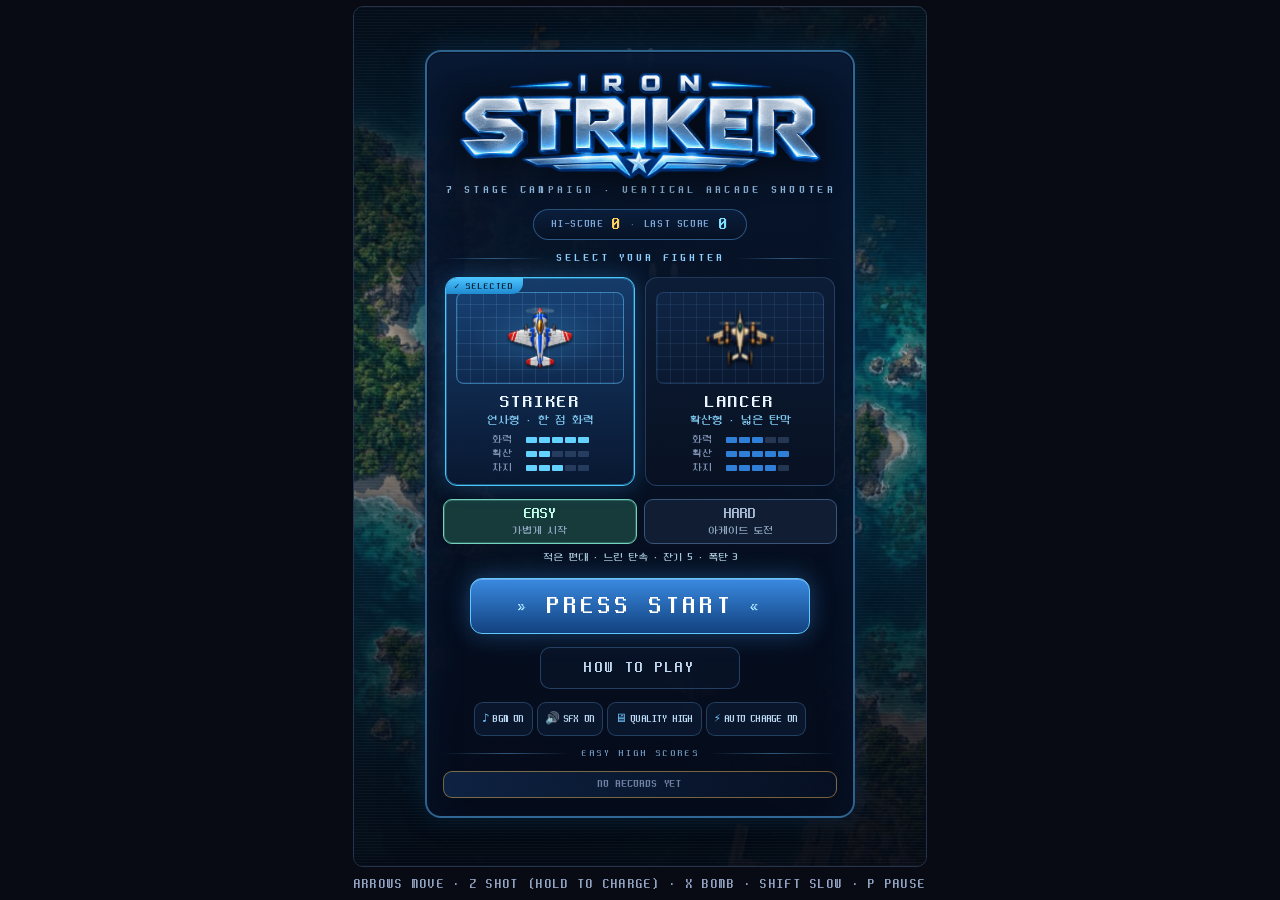
<file: index.html>
<!DOCTYPE html>
<html lang="ko">
<head>
<meta charset="UTF-8">
<meta name="viewport" content="width=device-width, initial-scale=1, viewport-fit=cover, user-scalable=no">
<title>IRON STRIKER · 아이언 스트라이커</title>
<link rel="preload" href="assets/fonts/neodgm.woff2" as="font" type="font/woff2" crossorigin>
<link rel="stylesheet" href="css/fonts.css">
<link rel="stylesheet" href="css/style.css">
</head>
<body>
<div id="app">
  <div id="stage">
    <canvas id="game" width="480" height="720" aria-label="게임 화면"></canvas>

    <!-- 터치 조작 버튼 -->
    <div id="touchPad" class="hidden" aria-hidden="true">
      <button type="button" id="btnCharge" class="padBtn" aria-label="차지샷 모으기">차지</button>
      <button type="button" id="btnBomb" class="padBtn bomb" aria-label="폭탄 사용">폭탄<span id="bombCount">2</span></button>
    </div>
    <button type="button" id="btnPause" class="pausePad hidden" aria-label="게임 일시정지">Ⅱ</button>

    <!-- 로딩 -->
    <section class="screen" id="scLoad" aria-live="polite">
      <h1 class="loadLogo">IRON STRIKER</h1>
      <p class="lead">NOW LOADING…</p>
      <div class="bar"><span id="loadBar"></span></div>
      <p class="mini" id="loadMsg">0%</p>
    </section>

    <!-- 타이틀 -->
    <section class="screen title" id="scTitle">
      <div class="titleInner">
        <div class="logo">
          <h1 class="logoImgWrap">
            <img class="logoImg" src="assets/title-logo.png" width="880" height="261" alt="IRON STRIKER">
          </h1>
          <p class="logoSub">7 STAGE CAMPAIGN · VERTICAL ARCADE SHOOTER</p>
        </div>

        <div class="scorePlate">
          <span class="k">HI-SCORE</span><b id="tHi">0</b>
          <em aria-hidden="true">·</em>
          <span class="k">LAST SCORE</span><b class="last" id="tLast">0</b>
        </div>

        <div class="sectionTitle"><i></i><span>SELECT YOUR FIGHTER</span><i></i></div>

        <div class="ships" role="group" aria-label="기체 선택">
          <button type="button" class="ship" id="ship0" aria-pressed="true">
            <span class="badge">✓ SELECTED</span>
            <span class="art"><canvas id="shipArt0" width="84" height="84" aria-hidden="true"></canvas></span>
            <b>STRIKER</b>
            <span class="desc">연사형 · 한 점 화력</span>
            <span class="stat"><i>화력</i><em data-fill="5"></em></span>
            <span class="stat"><i>확산</i><em data-fill="2"></em></span>
            <span class="stat"><i>차지</i><em data-fill="3"></em></span>
          </button>
          <button type="button" class="ship" id="ship1" aria-pressed="false">
            <span class="badge">✓ SELECTED</span>
            <span class="art"><canvas id="shipArt1" width="84" height="84" aria-hidden="true"></canvas></span>
            <b>LANCER</b>
            <span class="desc">확산형 · 넓은 탄막</span>
            <span class="stat"><i>화력</i><em data-fill="3"></em></span>
            <span class="stat"><i>확산</i><em data-fill="5"></em></span>
            <span class="stat"><i>차지</i><em data-fill="4"></em></span>
          </button>
        </div>

        <div class="difficultyPicker" role="group" aria-label="난이도 선택">
          <button type="button" id="difficultyEasy" class="difficultyBtn" aria-pressed="true">EASY <span>가볍게 시작</span></button>
          <button type="button" id="difficultyHard" class="difficultyBtn" aria-pressed="false">HARD <span>아케이드 도전</span></button>
          <p id="difficultyDescription" aria-live="polite">적은 편대 · 느린 탄속 · 잔기 5 · 폭탄 3</p>
        </div>

        <button type="button" class="btn start" id="btnStart">
          <i aria-hidden="true">»</i><span>PRESS START</span><i aria-hidden="true">«</i>
        </button>
        <button type="button" class="btn ghost" id="btnHelp">HOW TO PLAY</button>

        <div class="opts">
          <button type="button" class="chip" id="btnBgm" aria-pressed="true"><i aria-hidden="true">♪</i><span>BGM ON</span></button>
          <button type="button" class="chip" id="btnSfx" aria-pressed="true"><i aria-hidden="true">🔊</i><span>SFX ON</span></button>
          <button type="button" class="chip" id="btnQual" aria-pressed="true"><i aria-hidden="true">🖥</i><span>QUALITY HIGH</span></button>
          <button type="button" class="chip" id="btnAutoCharge" aria-pressed="true"><i aria-hidden="true">⚡</i><span>AUTO CHARGE ON</span></button>
        </div>

        <div class="sectionTitle small"><i></i><span id="rankingMode">EASY HIGH SCORES</span><i></i></div>
        <ol class="ranking" id="ranking" aria-label="최고 기록"></ol>
      </div>
    </section>

    <!-- 조작 안내 -->
    <section class="screen hidden" id="scHelp">
      <h2>HOW TO PLAY</h2>
      <ul class="keyList">
        <li><b>← → ↑ ↓</b> 또는 <b>W A S D</b><span>이동</span></li>
        <li><b>Z</b> 또는 <b>Space</b><span>발사 (길게 누르면 차지샷)</span></li>
        <li><b>X</b><span>필살기 — 스트라이커: 전면 폭격 / 랜서: 응축 후 초고출력 에너지포 · 연출 중 무적</span></li>
        <li><b>Shift</b><span>저속 이동 (정밀 회피)</span></li>
        <li><b>P</b> 또는 <b>Esc</b><span>일시정지</span></li>
        <li><b>드래그</b><span>모바일·마우스 이동 (자동 발사)</span></li>
      </ul>
      <h2>TIPS</h2>
      <ul class="tipList">
        <li>군도 → 사막 → 빙하 → 밀림 → 화산 → 야간 공업지대 → 철의 요새, 총 <b>7개 스테이지</b>를 돌파하세요.</li>
        <li>기체 중심의 작은 원만 피격 판정입니다. 날개는 스쳐도 안전합니다.</li>
        <li><b>EASY</b>는 적 수·체력·탄속·사격 빈도가 낮고 잔기 5·폭탄 3·화력 2로 시작합니다. <b>HARD</b>는 기존 아케이드 규칙입니다. 기록은 모드별로 저장됩니다.</li>
        <li><b>P</b> 아이템으로 화력이 오릅니다. 격추되면 EASY는 한 단계 감소하고 HARD는 화력이 1로 돌아갑니다.</li>
        <li>적을 연속 격추하면 배율이 올라 점수가 크게 늘어납니다.</li>
        <li>지상의 포탑·전차·경비정도 부술 수 있습니다. <b>연료 저장고</b>는 주변 시설까지 함께 터집니다.</li>
        <li>특수 적은 꼬리에 표식이 붙습니다. <b>◆ 저격기</b>는 점선 조준선이 진해진 뒤 그 선을 따라 쏘고,
            <b>▲ 자폭기</b>는 돌진선 방향으로 들이받으며, <b>■ 폭격기</b>가 떨어뜨린 폭탄은 점선 원에서 터집니다.</li>
        <li>색이 다른 공격기도 있습니다. <b>✚ 빨강</b>은 조준선을 훑으며 5연사하니 훑는 반대쪽으로 빠지고,
            <b>◎ 노랑</b>은 사방으로 퍼지는 탄을 쏘니 탄 사이로 빠져나가며,
            <b>⬡ 초록</b>이 쏜 유도탄은 옆으로 크게 돌면 떨궈낼 수 있습니다.</li>
        <li>조준선은 쏘기 직전 각도로 고정되므로, 선이 진해질 때 옆으로 비키면 피할 수 있습니다.</li>
        <li>보스의 <b>포탑·주포 같은 부위</b>를 부수면 점수가 크게 오르지만, 남은 기체가 <b>폭주</b>해
            부서진 자리에서 조준 없는 탄막이 쏟아지고 연사도 빨라집니다. 부술지 말지는 선택입니다.</li>
        <li>기체는 타이틀에서 고릅니다. <b>스트라이커</b>는 한 점 화력, <b>랜서</b>는 넓은 탄막이 강합니다.</li>
      </ul>
      <button type="button" class="btn" id="btnHelpBack">BACK</button>
    </section>

    <!-- 일시정지 -->
    <section class="screen hidden" id="scPause">
      <h2>일시정지</h2>
      <p id="pauseMode" class="mini">EASY</p>
      <button type="button" class="btn" id="btnResume">계속하기</button>
      <p id="resumeCountdown" class="resumeCountdown hidden" role="status" aria-live="assertive"></p>
      <button type="button" class="btn ghost" id="btnQuit">타이틀로</button>
    </section>

    <!-- 스테이지 클리어 -->
    <section class="screen hidden" id="scClear">
      <h2 id="clearTitle">STAGE 1 CLEAR</h2>
      <ul class="resultList" id="clearList"></ul>
      <p id="clearCountdown" role="status">3초 후 다음 스테이지로 이동합니다.</p>
    </section>

    <!-- 게임 오버 -->
    <section class="screen hidden" id="scOver">
      <h2>격추당했습니다</h2>
      <div class="scoreRow">
        <div class="scoreBox"><b id="oScore">0</b><span>점수</span></div>
        <div class="scoreBox"><b id="oStage">1</b><span>도달 스테이지</span></div>
      </div>
      <p class="mini" id="overMsg"></p>
      <button type="button" class="btn" id="btnContinue">컨티뉴 (이 스테이지 처음부터)</button>
      <button type="button" class="btn ghost" id="btnOverQuit">타이틀로</button>
    </section>

    <!-- 엔딩 -->
    <section class="screen hidden" id="scEnd">
      <h2>ALL CLEAR</h2>
      <p id="endMode" class="mini">EASY · 7 STAGES</p>
      <p class="lead">일곱 전선을 모두 돌파했습니다.</p>
      <div class="scoreRow">
        <div class="scoreBox"><b id="eScore">0</b><span>최종 점수</span></div>
        <div class="scoreBox"><b id="eCont">0</b><span>사용한 컨티뉴</span></div>
      </div>
      <button type="button" class="btn" id="btnEndBack">타이틀로</button>
    </section>
  </div>

  <p id="hint">ARROWS MOVE &middot; Z SHOT (HOLD TO CHARGE) &middot; X BOMB &middot; SHIFT SLOW &middot; P PAUSE</p>
</div>

<script src="js/assets.js"></script>
<script src="js/audio.js"></script>
<script src="js/input.js"></script>
<script src="js/stages.js"></script>
<script src="js/difficulty.js"></script>
<script src="js/enemy-patterns.js"></script>
<script src="js/boss-art.js"></script>
<script src="js/bosses.js"></script>
<script src="js/boss-destruction.js"></script>
<script src="js/bomb-run.js"></script>
<script src="js/lancer-burst.js"></script>
<script src="js/charge-fx.js"></script>
<script src="js/game.js"></script>
</body>
</html>
</file>
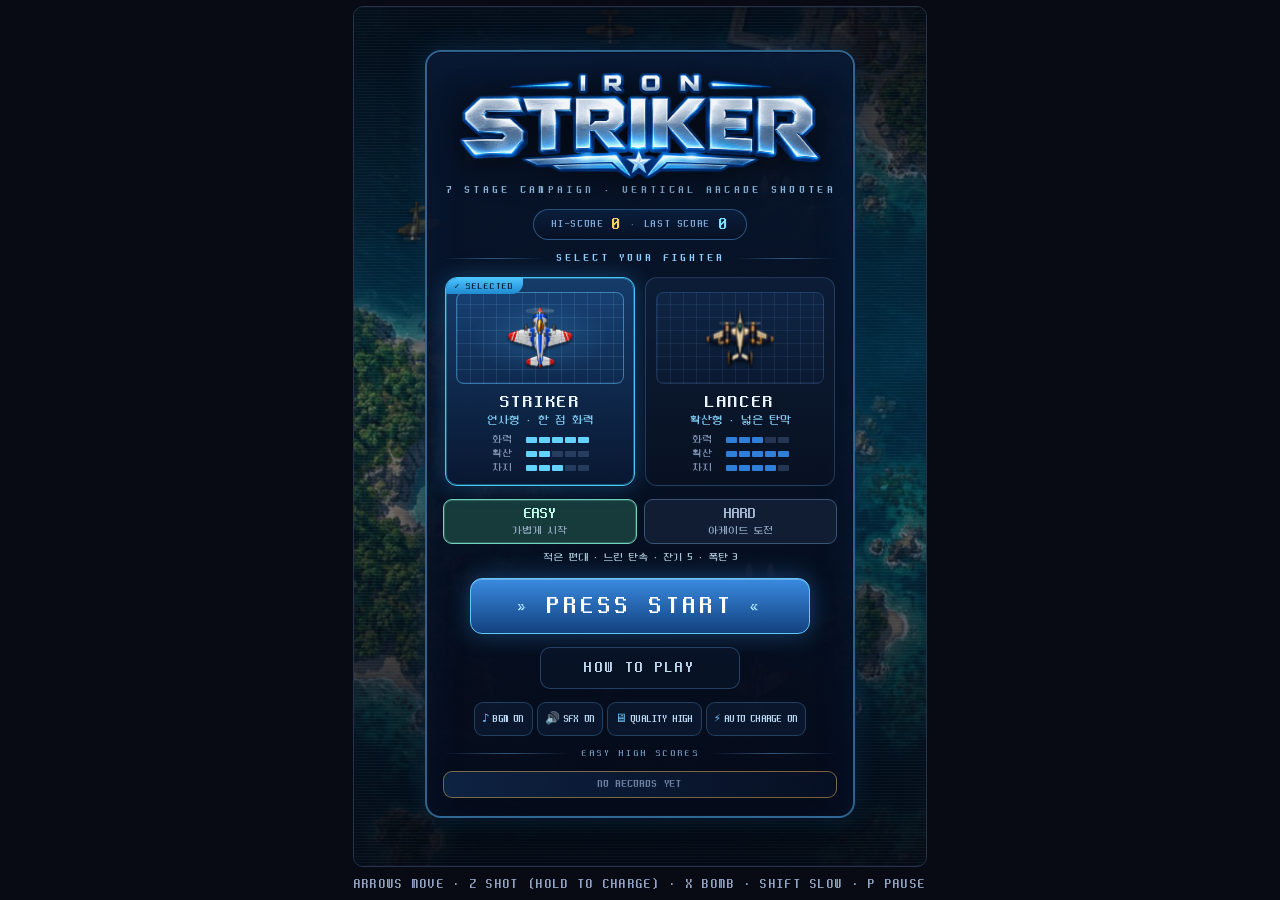
<file: __beam_art_review.html>
<!DOCTYPE html>
<html lang="ko">
<head>
<meta charset="UTF-8">
<meta name="viewport" content="width=device-width, initial-scale=1, viewport-fit=cover, user-scalable=no">
<title>IRON STRIKER · 아이언 스트라이커</title>
<link rel="preload" href="assets/fonts/neodgm.woff2" as="font" type="font/woff2" crossorigin>
<link rel="stylesheet" href="css/fonts.css">
<link rel="stylesheet" href="css/style.css">
</head>
<body>
<div id="app">
  <div id="stage">
    <canvas id="game" width="480" height="720" aria-label="게임 화면"></canvas>

    <!-- 터치 조작 버튼 -->
    <div id="touchPad" class="hidden" aria-hidden="true">
      <button type="button" id="btnCharge" class="padBtn" aria-label="차지샷 모으기">차지</button>
      <button type="button" id="btnBomb" class="padBtn bomb" aria-label="폭탄 사용">폭탄<span id="bombCount">2</span></button>
    </div>
    <button type="button" id="btnPause" class="pausePad hidden" aria-label="게임 일시정지">Ⅱ</button>

    <!-- 로딩 -->
    <section class="screen" id="scLoad" aria-live="polite">
      <h1 class="loadLogo">IRON STRIKER</h1>
      <p class="lead">NOW LOADING…</p>
      <div class="bar"><span id="loadBar"></span></div>
      <p class="mini" id="loadMsg">0%</p>
    </section>

    <!-- 타이틀 -->
    <section class="screen title" id="scTitle">
      <div class="titleInner">
        <div class="logo">
          <h1 class="logoImgWrap">
            <img class="logoImg" src="assets/title-logo.png" width="880" height="261" alt="IRON STRIKER">
          </h1>
          <p class="logoSub">7 STAGE CAMPAIGN · VERTICAL ARCADE SHOOTER</p>
        </div>

        <div class="scorePlate">
          <span class="k">HI-SCORE</span><b id="tHi">0</b>
          <em aria-hidden="true">·</em>
          <span class="k">LAST SCORE</span><b class="last" id="tLast">0</b>
        </div>

        <div class="sectionTitle"><i></i><span>SELECT YOUR FIGHTER</span><i></i></div>

        <div class="ships" role="group" aria-label="기체 선택">
          <button type="button" class="ship" id="ship0" aria-pressed="true">
            <span class="badge">✓ SELECTED</span>
            <span class="art"><canvas id="shipArt0" width="84" height="84" aria-hidden="true"></canvas></span>
            <b>STRIKER</b>
            <span class="desc">연사형 · 한 점 화력</span>
            <span class="stat"><i>화력</i><em data-fill="5"></em></span>
            <span class="stat"><i>확산</i><em data-fill="2"></em></span>
            <span class="stat"><i>차지</i><em data-fill="3"></em></span>
          </button>
          <button type="button" class="ship" id="ship1" aria-pressed="false">
            <span class="badge">✓ SELECTED</span>
            <span class="art"><canvas id="shipArt1" width="84" height="84" aria-hidden="true"></canvas></span>
            <b>LANCER</b>
            <span class="desc">확산형 · 넓은 탄막</span>
            <span class="stat"><i>화력</i><em data-fill="3"></em></span>
            <span class="stat"><i>확산</i><em data-fill="5"></em></span>
            <span class="stat"><i>차지</i><em data-fill="4"></em></span>
          </button>
        </div>

        <div class="difficultyPicker" role="group" aria-label="난이도 선택">
          <button type="button" id="difficultyEasy" class="difficultyBtn" aria-pressed="true">EASY <span>가볍게 시작</span></button>
          <button type="button" id="difficultyHard" class="difficultyBtn" aria-pressed="false">HARD <span>아케이드 도전</span></button>
          <p id="difficultyDescription" aria-live="polite">적은 편대 · 느린 탄속 · 잔기 5 · 폭탄 3</p>
        </div>

        <button type="button" class="btn start" id="btnStart">
          <i aria-hidden="true">»</i><span>PRESS START</span><i aria-hidden="true">«</i>
        </button>
        <button type="button" class="btn ghost" id="btnHelp">HOW TO PLAY</button>

        <div class="opts">
          <button type="button" class="chip" id="btnBgm" aria-pressed="true"><i aria-hidden="true">♪</i><span>BGM ON</span></button>
          <button type="button" class="chip" id="btnSfx" aria-pressed="true"><i aria-hidden="true">🔊</i><span>SFX ON</span></button>
          <button type="button" class="chip" id="btnQual" aria-pressed="true"><i aria-hidden="true">🖥</i><span>QUALITY HIGH</span></button>
          <button type="button" class="chip" id="btnAutoCharge" aria-pressed="true"><i aria-hidden="true">⚡</i><span>AUTO CHARGE ON</span></button>
        </div>

        <div class="sectionTitle small"><i></i><span id="rankingMode">EASY HIGH SCORES</span><i></i></div>
        <ol class="ranking" id="ranking" aria-label="최고 기록"></ol>
      </div>
    </section>

    <!-- 조작 안내 -->
    <section class="screen hidden" id="scHelp">
      <h2>HOW TO PLAY</h2>
      <ul class="keyList">
        <li><b>← → ↑ ↓</b> 또는 <b>W A S D</b><span>이동</span></li>
        <li><b>Z</b> 또는 <b>Space</b><span>발사 (길게 누르면 차지샷)</span></li>
        <li><b>X</b><span>필살기 — 스트라이커: 전면 폭격 / 랜서: 응축 후 초고출력 에너지포 · 연출 중 무적</span></li>
        <li><b>Shift</b><span>저속 이동 (정밀 회피)</span></li>
        <li><b>P</b> 또는 <b>Esc</b><span>일시정지</span></li>
        <li><b>드래그</b><span>모바일·마우스 이동 (자동 발사)</span></li>
      </ul>
      <h2>TIPS</h2>
      <ul class="tipList">
        <li>군도 → 사막 → 빙하 → 밀림 → 화산 → 야간 공업지대 → 철의 요새, 총 <b>7개 스테이지</b>를 돌파하세요.</li>
        <li>기체 중심의 작은 원만 피격 판정입니다. 날개는 스쳐도 안전합니다.</li>
        <li><b>EASY</b>는 적 수·체력·탄속·사격 빈도가 낮고 잔기 5·폭탄 3·화력 2로 시작합니다. <b>HARD</b>는 기존 아케이드 규칙입니다. 기록은 모드별로 저장됩니다.</li>
        <li><b>P</b> 아이템으로 화력이 오릅니다. 격추되면 EASY는 한 단계 감소하고 HARD는 화력이 1로 돌아갑니다.</li>
        <li>적을 연속 격추하면 배율이 올라 점수가 크게 늘어납니다.</li>
        <li>지상의 포탑·전차·경비정도 부술 수 있습니다. <b>연료 저장고</b>는 주변 시설까지 함께 터집니다.</li>
        <li>특수 적은 꼬리에 표식이 붙습니다. <b>◆ 저격기</b>는 점선 조준선이 진해진 뒤 그 선을 따라 쏘고,
            <b>▲ 자폭기</b>는 돌진선 방향으로 들이받으며, <b>■ 폭격기</b>가 떨어뜨린 폭탄은 점선 원에서 터집니다.</li>
        <li>색이 다른 공격기도 있습니다. <b>✚ 빨강</b>은 조준선을 훑으며 5연사하니 훑는 반대쪽으로 빠지고,
            <b>◎ 노랑</b>은 사방으로 퍼지는 탄을 쏘니 탄 사이로 빠져나가며,
            <b>⬡ 초록</b>이 쏜 유도탄은 옆으로 크게 돌면 떨궈낼 수 있습니다.</li>
        <li>조준선은 쏘기 직전 각도로 고정되므로, 선이 진해질 때 옆으로 비키면 피할 수 있습니다.</li>
        <li>보스의 <b>포탑·주포 같은 부위</b>를 부수면 점수가 크게 오르지만, 남은 기체가 <b>폭주</b>해
            부서진 자리에서 조준 없는 탄막이 쏟아지고 연사도 빨라집니다. 부술지 말지는 선택입니다.</li>
        <li>기체는 타이틀에서 고릅니다. <b>스트라이커</b>는 한 점 화력, <b>랜서</b>는 넓은 탄막이 강합니다.</li>
      </ul>
      <button type="button" class="btn" id="btnHelpBack">BACK</button>
    </section>

    <!-- 일시정지 -->
    <section class="screen hidden" id="scPause">
      <h2>일시정지</h2>
      <p id="pauseMode" class="mini">EASY</p>
      <button type="button" class="btn" id="btnResume">계속하기</button>
      <p id="resumeCountdown" class="resumeCountdown hidden" role="status" aria-live="assertive"></p>
      <button type="button" class="btn ghost" id="btnQuit">타이틀로</button>
    </section>

    <!-- 스테이지 클리어 -->
    <section class="screen hidden" id="scClear">
      <h2 id="clearTitle">STAGE 1 CLEAR</h2>
      <ul class="resultList" id="clearList"></ul>
      <p id="clearCountdown" role="status">3초 후 다음 스테이지로 이동합니다.</p>
    </section>

    <!-- 게임 오버 -->
    <section class="screen hidden" id="scOver">
      <h2>격추당했습니다</h2>
      <div class="scoreRow">
        <div class="scoreBox"><b id="oScore">0</b><span>점수</span></div>
        <div class="scoreBox"><b id="oStage">1</b><span>도달 스테이지</span></div>
      </div>
      <p class="mini" id="overMsg"></p>
      <button type="button" class="btn" id="btnContinue">컨티뉴 (이 스테이지 처음부터)</button>
      <button type="button" class="btn ghost" id="btnOverQuit">타이틀로</button>
    </section>

    <!-- 엔딩 -->
    <section class="screen hidden" id="scEnd">
      <h2>ALL CLEAR</h2>
      <p id="endMode" class="mini">EASY · 7 STAGES</p>
      <p class="lead">일곱 전선을 모두 돌파했습니다.</p>
      <div class="scoreRow">
        <div class="scoreBox"><b id="eScore">0</b><span>최종 점수</span></div>
        <div class="scoreBox"><b id="eCont">0</b><span>사용한 컨티뉴</span></div>
      </div>
      <button type="button" class="btn" id="btnEndBack">타이틀로</button>
    </section>
  </div>

  <p id="hint">ARROWS MOVE &middot; Z SHOT (HOLD TO CHARGE) &middot; X BOMB &middot; SHIFT SLOW &middot; P PAUSE</p>
</div>

<script>window.__NO_RAF = true;</script>
<script src="js/assets.js"></script>
<script src="js/audio.js"></script>
<script src="js/input.js"></script>
<script src="js/stages.js"></script>
<script src="js/difficulty.js"></script>
<script src="js/enemy-patterns.js"></script>
<script src="js/boss-art.js"></script>
<script src="js/bosses.js"></script>
<script src="js/boss-destruction.js"></script>
<script src="js/bomb-run.js"></script>
<script src="js/lancer-burst.js"></script>
<script src="js/charge-fx.js"></script>
<script src="js/__beam_art_review.js"></script>
<pre id="SHOT" style="position:fixed;left:-9999px"></pre>
<pre id="TESTOUT" style="position:fixed;left:-9999px"></pre>
<script src="tools/harness.js"></script>
</body>
</html>
</file>
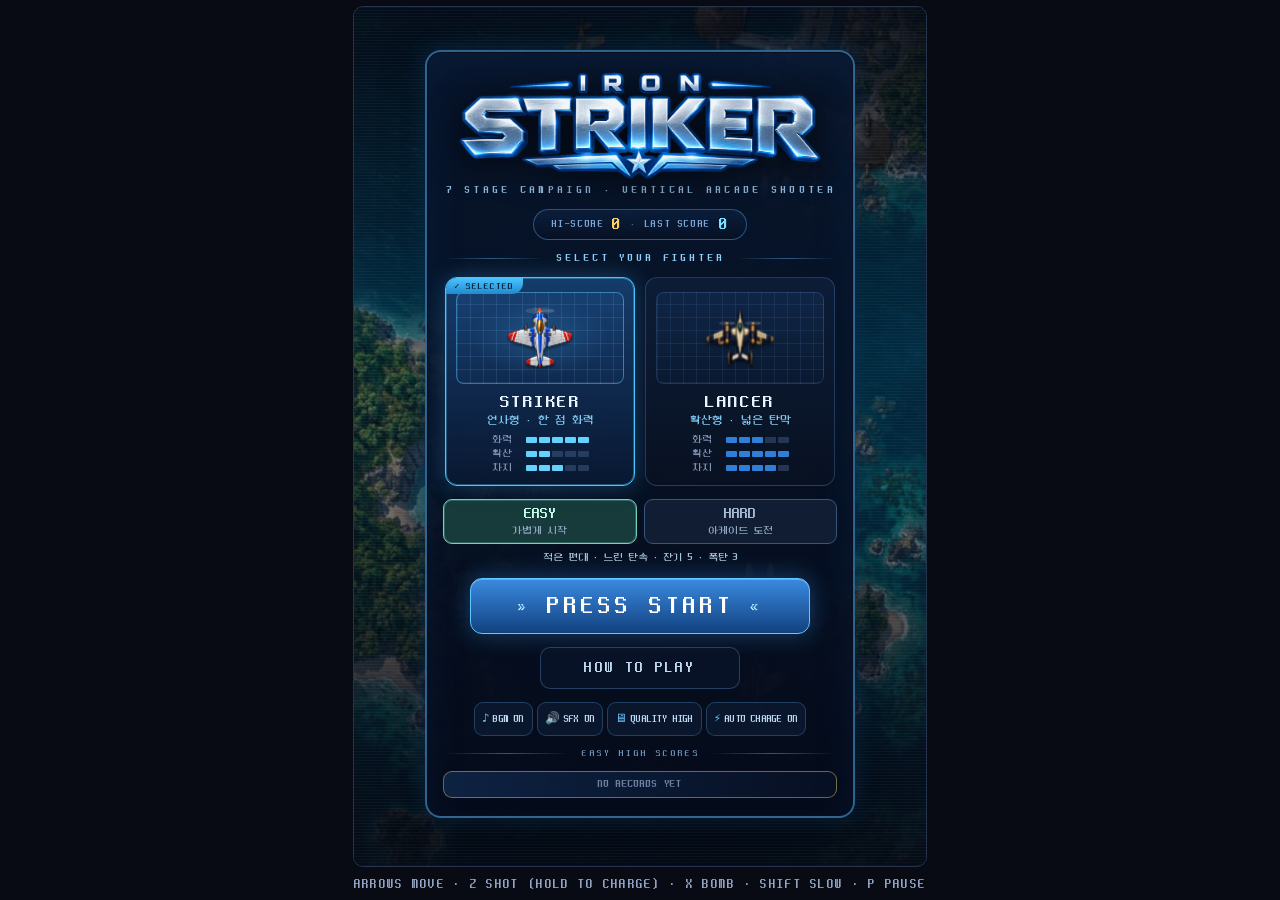
<file: __test.html>
<!DOCTYPE html>
<html lang="ko">
<head>
<meta charset="UTF-8">
<meta name="viewport" content="width=device-width, initial-scale=1, viewport-fit=cover, user-scalable=no">
<title>IRON STRIKER · 아이언 스트라이커</title>
<link rel="preload" href="assets/fonts/neodgm.woff2" as="font" type="font/woff2" crossorigin>
<link rel="stylesheet" href="css/fonts.css">
<link rel="stylesheet" href="css/style.css">
</head>
<body>
<div id="app">
  <div id="stage">
    <canvas id="game" width="480" height="720" aria-label="게임 화면"></canvas>

    <!-- 터치 조작 버튼 -->
    <div id="touchPad" class="hidden" aria-hidden="true">
      <button type="button" id="btnCharge" class="padBtn" aria-label="차지샷 모으기">차지</button>
      <button type="button" id="btnBomb" class="padBtn bomb" aria-label="폭탄 사용">폭탄<span id="bombCount">2</span></button>
    </div>

    <!-- 로딩 -->
    <section class="screen" id="scLoad" aria-live="polite">
      <h1 class="loadLogo">IRON STRIKER</h1>
      <p class="lead">NOW LOADING…</p>
      <div class="bar"><span id="loadBar"></span></div>
      <p class="mini" id="loadMsg">0%</p>
    </section>

    <!-- 타이틀 -->
    <section class="screen title" id="scTitle">
      <div class="titleInner">
        <div class="logo">
          <h1 class="logoImgWrap">
            <img class="logoImg" src="assets/title-logo.png" width="880" height="261" alt="IRON STRIKER">
          </h1>
          <p class="logoSub">7 STAGE CAMPAIGN · VERTICAL ARCADE SHOOTER</p>
        </div>

        <div class="scorePlate">
          <span class="k">HI-SCORE</span><b id="tHi">0</b>
          <em aria-hidden="true">·</em>
          <span class="k">LAST SCORE</span><b class="last" id="tLast">0</b>
        </div>

        <div class="sectionTitle"><i></i><span>SELECT YOUR FIGHTER</span><i></i></div>

        <div class="ships" role="group" aria-label="기체 선택">
          <button type="button" class="ship" id="ship0" aria-pressed="true">
            <span class="badge">✓ SELECTED</span>
            <span class="art"><canvas id="shipArt0" width="84" height="84" aria-hidden="true"></canvas></span>
            <b>STRIKER</b>
            <span class="desc">연사형 · 한 점 화력</span>
            <span class="stat"><i>화력</i><em data-fill="5"></em></span>
            <span class="stat"><i>확산</i><em data-fill="2"></em></span>
            <span class="stat"><i>차지</i><em data-fill="3"></em></span>
          </button>
          <button type="button" class="ship" id="ship1" aria-pressed="false">
            <span class="badge">✓ SELECTED</span>
            <span class="art"><canvas id="shipArt1" width="84" height="84" aria-hidden="true"></canvas></span>
            <b>LANCER</b>
            <span class="desc">확산형 · 넓은 탄막</span>
            <span class="stat"><i>화력</i><em data-fill="3"></em></span>
            <span class="stat"><i>확산</i><em data-fill="5"></em></span>
            <span class="stat"><i>차지</i><em data-fill="4"></em></span>
          </button>
        </div>

        <div class="difficultyPicker" role="group" aria-label="난이도 선택">
          <button type="button" id="difficultyEasy" class="difficultyBtn" aria-pressed="true">EASY <span>가볍게 시작</span></button>
          <button type="button" id="difficultyHard" class="difficultyBtn" aria-pressed="false">HARD <span>아케이드 도전</span></button>
          <p id="difficultyDescription" aria-live="polite">적은 편대 · 느린 탄속 · 잔기 5 · 폭탄 3</p>
        </div>

        <button type="button" class="btn start" id="btnStart">
          <i aria-hidden="true">»</i><span>PRESS START</span><i aria-hidden="true">«</i>
        </button>
        <button type="button" class="btn ghost" id="btnHelp">HOW TO PLAY</button>

        <div class="opts">
          <button type="button" class="chip" id="btnBgm" aria-pressed="true"><i aria-hidden="true">♪</i><span>BGM ON</span></button>
          <button type="button" class="chip" id="btnSfx" aria-pressed="true"><i aria-hidden="true">🔊</i><span>SFX ON</span></button>
          <button type="button" class="chip" id="btnQual" aria-pressed="true"><i aria-hidden="true">🖥</i><span>QUALITY HIGH</span></button>
          <button type="button" class="chip" id="btnAutoCharge" aria-pressed="true"><i aria-hidden="true">⚡</i><span>AUTO CHARGE ON</span></button>
        </div>

        <div class="sectionTitle small"><i></i><span id="rankingMode">EASY HIGH SCORES</span><i></i></div>
        <ol class="ranking" id="ranking" aria-label="최고 기록"></ol>
      </div>
    </section>

    <!-- 조작 안내 -->
    <section class="screen hidden" id="scHelp">
      <h2>HOW TO PLAY</h2>
      <ul class="keyList">
        <li><b>← → ↑ ↓</b> 또는 <b>W A S D</b><span>이동</span></li>
        <li><b>Z</b> 또는 <b>Space</b><span>발사 (길게 누르면 차지샷)</span></li>
        <li><b>X</b><span>필살기 — 스트라이커: 전면 폭격 / 랜서: 응축 후 초고출력 에너지포 · 연출 중 무적</span></li>
        <li><b>Shift</b><span>저속 이동 (정밀 회피)</span></li>
        <li><b>P</b> 또는 <b>Esc</b><span>일시정지</span></li>
        <li><b>드래그</b><span>모바일·마우스 이동 (자동 발사)</span></li>
      </ul>
      <h2>TIPS</h2>
      <ul class="tipList">
        <li>군도 → 사막 → 빙하 → 밀림 → 화산 → 야간 공업지대 → 철의 요새, 총 <b>7개 스테이지</b>를 돌파하세요.</li>
        <li>기체 중심의 작은 원만 피격 판정입니다. 날개는 스쳐도 안전합니다.</li>
        <li><b>EASY</b>는 적 수·체력·탄속·사격 빈도가 낮고 잔기 5·폭탄 3·화력 2로 시작합니다. <b>HARD</b>는 기존 아케이드 규칙입니다. 기록은 모드별로 저장됩니다.</li>
        <li><b>P</b> 아이템으로 화력이 오릅니다. 격추되면 EASY는 한 단계 감소하고 HARD는 화력이 1로 돌아갑니다.</li>
        <li>적을 연속 격추하면 배율이 올라 점수가 크게 늘어납니다.</li>
        <li>지상의 포탑·전차·경비정도 부술 수 있습니다. <b>연료 저장고</b>는 주변 시설까지 함께 터집니다.</li>
        <li>특수 적은 꼬리에 표식이 붙습니다. <b>◆ 저격기</b>는 점선 조준선이 진해진 뒤 그 선을 따라 쏘고,
            <b>▲ 자폭기</b>는 돌진선 방향으로 들이받으며, <b>■ 폭격기</b>가 떨어뜨린 폭탄은 점선 원에서 터집니다.</li>
        <li>색이 다른 공격기도 있습니다. <b>✚ 빨강</b>은 조준선을 훑으며 5연사하니 훑는 반대쪽으로 빠지고,
            <b>◎ 노랑</b>은 사방으로 퍼지는 탄을 쏘니 탄 사이로 빠져나가며,
            <b>⬡ 초록</b>이 쏜 유도탄은 옆으로 크게 돌면 떨궈낼 수 있습니다.</li>
        <li>조준선은 쏘기 직전 각도로 고정되므로, 선이 진해질 때 옆으로 비키면 피할 수 있습니다.</li>
        <li>보스의 <b>포탑·주포 같은 부위</b>를 부수면 점수가 크게 오르지만, 남은 기체가 <b>폭주</b>해
            부서진 자리에서 조준 없는 탄막이 쏟아지고 연사도 빨라집니다. 부술지 말지는 선택입니다.</li>
        <li>기체는 타이틀에서 고릅니다. <b>스트라이커</b>는 한 점 화력, <b>랜서</b>는 넓은 탄막이 강합니다.</li>
      </ul>
      <button type="button" class="btn" id="btnHelpBack">BACK</button>
    </section>

    <!-- 일시정지 -->
    <section class="screen hidden" id="scPause">
      <h2>일시정지</h2>
      <p id="pauseMode" class="mini">EASY</p>
      <button type="button" class="btn" id="btnResume">계속하기</button>
      <button type="button" class="btn ghost" id="btnQuit">타이틀로</button>
    </section>

    <!-- 스테이지 클리어 -->
    <section class="screen hidden" id="scClear">
      <h2 id="clearTitle">STAGE 1 CLEAR</h2>
      <ul class="resultList" id="clearList"></ul>
      <p id="clearCountdown" role="status">3초 후 다음 스테이지로 이동합니다.</p>
    </section>

    <!-- 게임 오버 -->
    <section class="screen hidden" id="scOver">
      <h2>격추당했습니다</h2>
      <div class="scoreRow">
        <div class="scoreBox"><b id="oScore">0</b><span>점수</span></div>
        <div class="scoreBox"><b id="oStage">1</b><span>도달 스테이지</span></div>
      </div>
      <p class="mini" id="overMsg"></p>
      <button type="button" class="btn" id="btnContinue">컨티뉴 (이 스테이지 처음부터)</button>
      <button type="button" class="btn ghost" id="btnOverQuit">타이틀로</button>
    </section>

    <!-- 엔딩 -->
    <section class="screen hidden" id="scEnd">
      <h2>ALL CLEAR</h2>
      <p id="endMode" class="mini">EASY · 7 STAGES</p>
      <p class="lead">일곱 전선을 모두 돌파했습니다.</p>
      <div class="scoreRow">
        <div class="scoreBox"><b id="eScore">0</b><span>최종 점수</span></div>
        <div class="scoreBox"><b id="eCont">0</b><span>사용한 컨티뉴</span></div>
      </div>
      <button type="button" class="btn" id="btnEndBack">타이틀로</button>
    </section>
  </div>

  <p id="hint">ARROWS MOVE &middot; Z SHOT (HOLD TO CHARGE) &middot; X BOMB &middot; SHIFT SLOW &middot; P PAUSE</p>
</div>

<script>window.__NO_RAF = true;</script>
<script src="js/assets.js"></script>
<script src="js/audio.js"></script>
<script src="js/input.js"></script>
<script src="js/stages.js"></script>
<script src="js/difficulty.js"></script>
<script src="js/enemy-patterns.js"></script>
<script src="js/boss-art.js"></script>
<script src="js/bosses.js"></script>
<script src="js/bomb-run.js"></script>
<script src="js/lancer-burst.js"></script>
<script src="js/charge-fx.js"></script>
<script src="js/__game_test.js"></script>
<pre id="SHOT" style="position:fixed;left:-9999px"></pre>
<pre id="TESTOUT" style="position:fixed;left:-9999px"></pre>
<script src="tools/harness.js"></script>
</body>
</html>
</file>
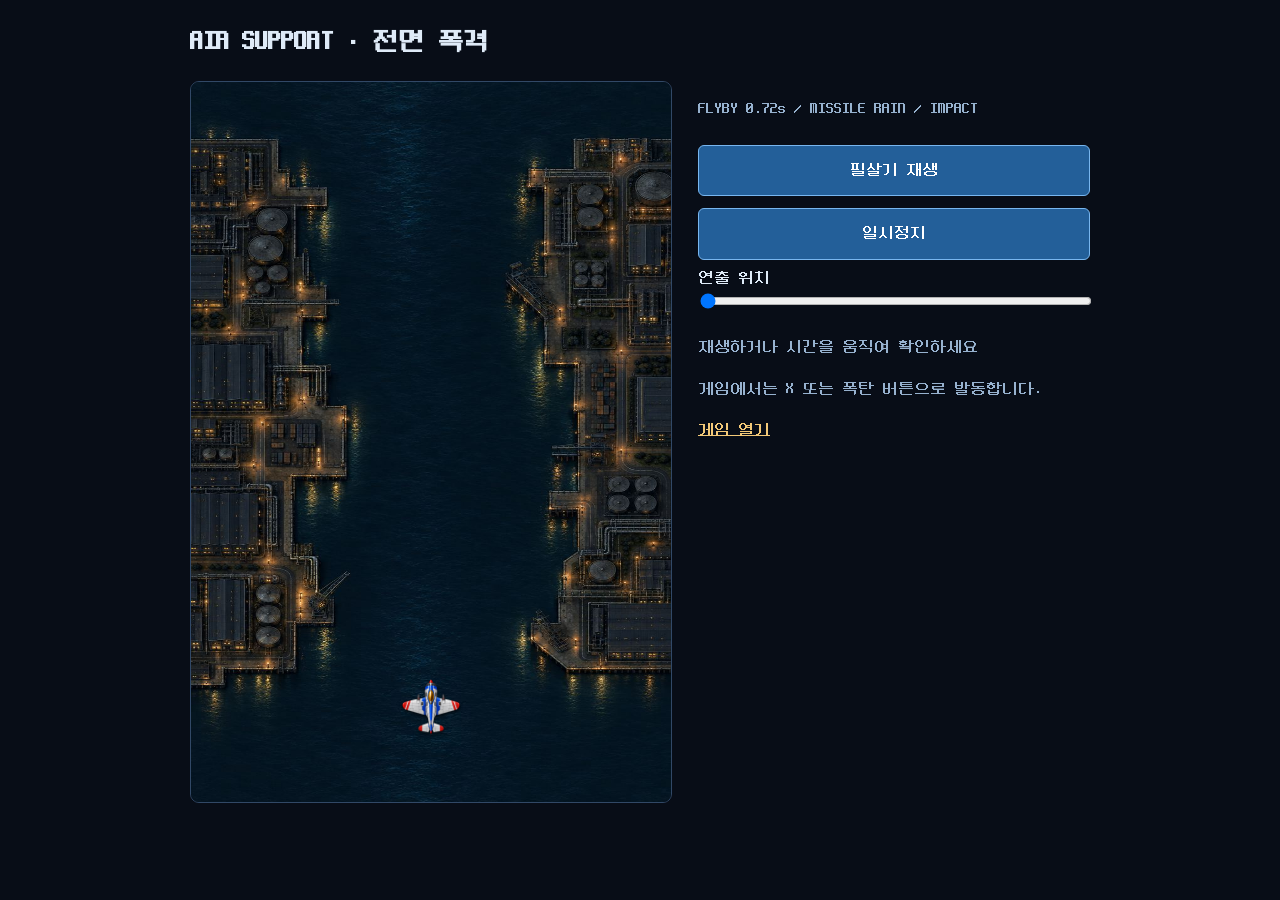
<file: tools/bomb-preview.html>
<!doctype html><html lang="ko"><head><meta charset="utf-8"><meta name="viewport" content="width=device-width,initial-scale=1"><base href="../"><title>필살기 · 전면 폭격</title><link rel="stylesheet" href="css/fonts.css"><style>
body{margin:0;background:#080d17;color:#dfebf8;font:16px/1.6 'NeoDunggeunmo',monospace}main{max-width:900px;margin:22px auto;padding:0 18px}h1{font-size:26px}p{color:#97b2cf}.layout{display:grid;grid-template-columns:minmax(240px,480px) 1fr;gap:28px;align-items:start}canvas{width:100%;border:1px solid #314866;border-radius:9px}button{font:inherit;color:#fff;background:#235f99;border:1px solid #78b6ef;border-radius:6px;padding:12px 20px;width:100%;cursor:pointer;margin:6px 0}button:disabled{opacity:.4}input{width:100%}a{color:#f3c978}@media(max-width:650px){.layout{grid-template-columns:1fr}canvas{max-height:65vh;width:auto;max-width:100%;margin:auto}aside{width:100%}}
</style></head><body><main><h1>AIR SUPPORT · 전면 폭격</h1><div class="layout"><canvas id="preview" width="480" height="720" aria-label="필살기 미리보기"></canvas><aside><p>FLYBY 0.72s / MISSILE RAIN / IMPACT</p><button id="play" disabled>필살기 재생</button><button id="pause" disabled>일시정지</button><label for="time">연출 위치</label><input id="time" type="range" min="0" max="2.2" step="0.01" value="0" disabled><p id="status" role="status">이미지 준비 중…</p><p>게임에서는 X 또는 폭탄 버튼으로 발동합니다.</p><a href="index.html">게임 열기</a></aside></div></main><script src="js/assets.js"></script><script src="js/bomb-run.js"></script><script>
'use strict';let run=null,paused=false,last=0;const canvas=document.getElementById('preview'),ctx=canvas.getContext('2d'),slider=document.getElementById('time');
Promise.all([Assets.loadCore(),Assets.loadBg(4)]).then(()=>{
 document.querySelectorAll('button,input').forEach(el=>el.disabled=false);document.getElementById('status').textContent='재생하거나 시간을 움직여 확인하세요';
 document.getElementById('play').onclick=()=>{run=BombRun.create(480,720);paused=false;document.getElementById('pause').textContent='일시정지';};
 document.getElementById('pause').onclick=function(){paused=!paused;this.textContent=paused?'계속 재생':'일시정지';};
 slider.oninput=()=>{run=BombRun.create(480,720);BombRun.update(run,Number(slider.value),()=>{});paused=true;document.getElementById('pause').textContent='계속 재생';};
 function draw(now){const dt=Math.min(.05,(now-last)/1000);last=now;const bg=Assets.image('bg4');ctx.drawImage(bg,0,0,480,720);
   const player=Assets.body('player','neutral',62);ctx.drawImage(player.c,240-player.px,625-player.py);
   if(run){if(!paused)BombRun.update(run,dt,()=>{});BombRun.draw(run,ctx);slider.value=Math.min(BombRun.DURATION,run.t);document.getElementById('status').textContent=Math.min(BombRun.DURATION,run.t).toFixed(2)+'초 · 착탄 '+run.missiles.filter(m=>m.hit).length+'/25';if(run.t>=BombRun.DURATION)paused=true;}
   requestAnimationFrame(draw);
 }requestAnimationFrame(draw);
}).catch(e=>document.getElementById('status').textContent=e.message);
</script></body></html>
</file>
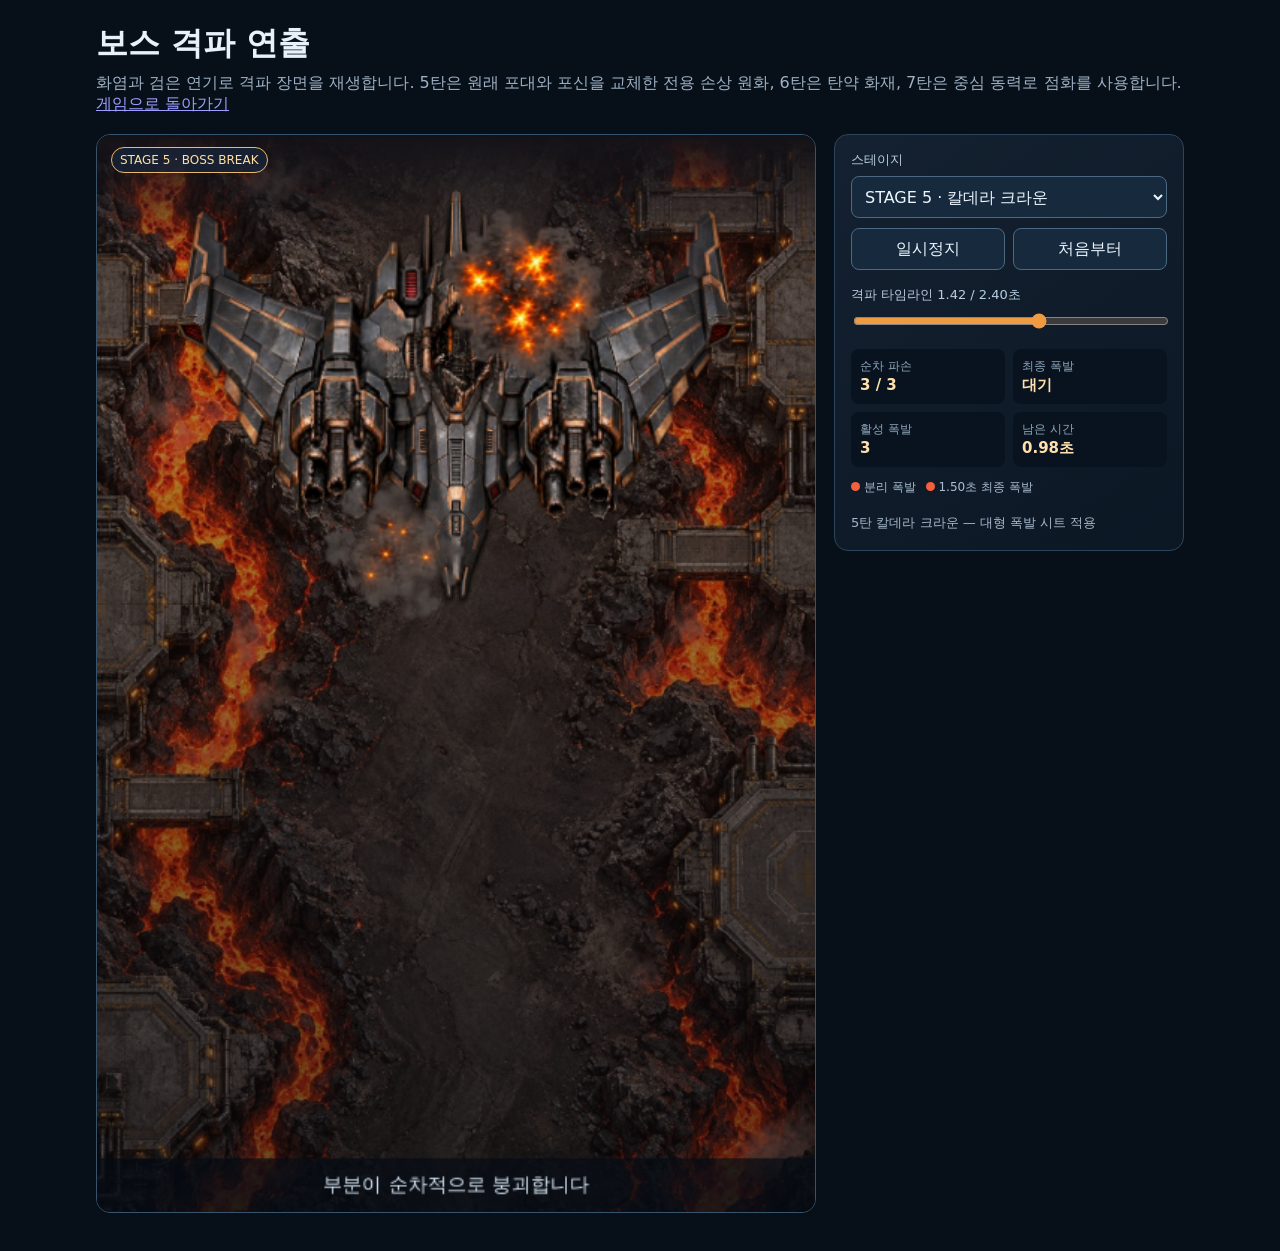
<file: tools/boss-destruction.html>
<!doctype html>
<html lang="ko">
<head>
  <meta charset="utf-8">
  <meta name="viewport" content="width=device-width,initial-scale=1">
  <base href="../">
  <title>보스 격파 연출 미리보기</title>
  <style>
    :root{color-scheme:dark;font-family:system-ui,sans-serif;background:#071019;color:#e8f1fa}
    *{box-sizing:border-box}body{margin:0}.wrap{max-width:1120px;margin:auto;padding:22px 16px 38px}
    h1{margin:0;font-size:clamp(22px,4vw,32px)}.lead{margin:.45rem 0 1.2rem;color:#9eb1c5}
    .grid{display:grid;grid-template-columns:minmax(0,720px) 1fr;gap:18px;align-items:start}.frame{position:relative;border:1px solid #38546c;border-radius:14px;overflow:hidden;background:#07131e}
    canvas{display:block;width:100%;height:auto;aspect-ratio:2/3;image-rendering:auto}.stamp{position:absolute;left:14px;top:12px;padding:5px 8px;border:1px solid #e8b86c;border-radius:99px;background:#172437cc;color:#ffe0a2;font-size:12px}
    .panel{padding:16px;border:1px solid #2c455d;border-radius:14px;background:linear-gradient(145deg,#142130,#0c1724)}label{display:block;margin:0 0 7px;color:#b8cde0;font-size:13px}select,button,input{font:inherit}select,button{width:100%;min-height:42px;border-radius:8px;border:1px solid #4c6982;background:#172a3d;color:#edf6ff;padding:9px;cursor:pointer}button:hover{background:#213a53}.buttons{display:grid;grid-template-columns:1fr 1fr;gap:8px;margin:10px 0 16px}.range{width:100%;accent-color:#ef9b42}
    .readout{display:grid;grid-template-columns:1fr 1fr;gap:8px;margin-top:16px}.readout div{padding:9px;border-radius:8px;background:#09131f}.readout span{display:block;color:#8fa7bc;font-size:12px}.readout b{font-size:15px;color:#ffe0ad}.note{margin:16px 0 0;color:#a6b8ca;font-size:13px;line-height:1.65}.loading{color:#ffda99}.legend{display:flex;gap:10px;flex-wrap:wrap;margin-top:12px;color:#aabed1;font-size:12px}.legend i{width:9px;height:9px;border-radius:50%;display:inline-block;background:#ffb563}.legend i:last-child{background:#f55f3d}
    @media(max-width:760px){.wrap{padding:16px 12px 28px}.grid{grid-template-columns:1fr}.panel{padding:14px}.buttons{margin-bottom:14px}}
  </style>
</head>
<body>
<main class="wrap">
  <h1>보스 격파 연출</h1>
  <p class="lead">화염과 검은 연기로 격파 장면을 재생합니다. 5탄은 원래 포대와 포신을 교체한 전용 손상 원화, 6탄은 탄약 화재, 7탄은 중심 동력로 점화를 사용합니다. <a href="index.html">게임으로 돌아가기</a></p>
  <div class="grid">
    <section class="frame" aria-label="보스 격파 장면">
      <canvas id="preview" width="480" height="720"></canvas>
      <span class="stamp" id="stamp">STAGE 5 · BOSS BREAK</span>
    </section>
    <aside class="panel">
      <label for="stageSelect">스테이지</label>
      <select id="stageSelect" aria-label="스테이지 선택"></select>
      <div class="buttons"><button type="button" id="togglePlay">일시정지</button><button type="button" id="replay">처음부터</button></div>
      <label for="timeline">격파 타임라인 <span id="timeText">0.00 / 2.40초</span></label>
      <input class="range" id="timeline" type="range" min="0" max="240" value="0" step="1" aria-label="격파 타임라인">
      <div class="readout" aria-live="polite"><div><span>순차 파손</span><b id="partsText">0 / 0</b></div><div><span>최종 폭발</span><b id="finalText">대기</b></div><div><span>활성 폭발</span><b id="burstText">0</b></div><div><span>남은 시간</span><b id="remainingText">2.40초</b></div></div>
      <div class="legend"><span><i></i> 분리 폭발</span><span><i></i> 1.50초 최종 폭발</span></div>
      <p class="note" id="status">원화와 배경을 불러오는 중입니다.</p>
    </aside>
  </div>
</main>
<script src="js/assets.js"></script>
<script src="js/stages.js"></script>
<script src="js/difficulty.js"></script>
<script src="js/boss-art.js"></script>
<script src="js/bosses.js"></script>
<script src="js/boss-destruction.js"></script>
<script>
(() => {
  'use strict';
  const canvas=document.querySelector('#preview'),ctx=canvas.getContext('2d'),select=document.querySelector('#stageSelect');
  const slider=document.querySelector('#timeline'),play=document.querySelector('#togglePlay'),replay=document.querySelector('#replay');
  const read={time:document.querySelector('#timeText'),parts:document.querySelector('#partsText'),final:document.querySelector('#finalText'),bursts:document.querySelector('#burstText'),remaining:document.querySelector('#remainingText'),status:document.querySelector('#status'),stamp:document.querySelector('#stamp')};
  let index=4,time=0,paused=false,last=0,boss=null,effect=null,ready=false;
  Stages.STAGES.forEach((s,i)=>{const o=document.createElement('option');o.value=i;o.textContent=`STAGE ${s.no} · ${Bosses.DEFS[s.boss].name}`;select.appendChild(o);});
  select.value=String(index);
  const api={W:480,H:720,px:240,py:620,bulletMul:1,attackRate:0,patternCount:n=>n,eShot:()=>null,eFan:()=>{},eRing:()=>{},eMissile:()=>{},aimAngle:()=>Math.PI/2};
  function makeBoss(){
    const stage=Stages.STAGES[index];boss=Bosses.create(stage.boss,index,Difficulty.get('hard'));boss.x=240;boss.y=Math.max(152,boss.entryY||160);boss.state='dying';boss.dying=time;boss.t=time;boss.deathFx=BossDestruction.create(boss);effect=boss.deathFx;sync();
  }
  function sync(){
    if(!boss)return;boss.dying=time;boss.t=time;
    boss.parts.forEach((p,i)=>{p.alive=time<.015+.18*i;p.hp=p.alive?p.maxHp:0;});
    BossDestruction.update(effect,time);slider.value=Math.round(time*100);
  }
  async function choose(next){
    index=Number(next);ready=false;read.status.className='note loading';read.status.textContent='스테이지 원화와 격파 시트를 불러오는 중입니다.';
    const stage=Stages.STAGES[index];await Promise.all([Assets.loadBg(stage.bg),Assets.loadBossFx(stage.bg)]);time=0;makeBoss();ready=true;
    read.status.className='note';read.status.textContent=`${stage.no}탄 ${Bosses.DEFS[stage.boss].name} — ${stage.bg===5?'전용 반응로 폭발 시트':'대형 폭발 시트'} 적용`;
  }
  function background(){
    const stage=Stages.STAGES[index],tile=Assets.bgTile(stage.bg,480,720);ctx.clearRect(0,0,480,720);ctx.fillStyle='#07121d';ctx.fillRect(0,0,480,720);if(tile)ctx.drawImage(tile,0,0);ctx.fillStyle=stage.tint||'rgba(5,12,25,.2)';ctx.fillRect(0,0,480,720);const fade=ctx.createLinearGradient(0,0,0,720);fade.addColorStop(0,'rgba(2,8,14,.1)');fade.addColorStop(1,'rgba(2,6,12,.56)');ctx.fillStyle=fade;ctx.fillRect(0,0,480,720);}
  function draw(){
    background();if(!boss)return;Bosses.draw(boss,ctx,api);BossDestruction.draw(effect,ctx);ctx.fillStyle='rgba(5,12,21,.7)';ctx.fillRect(0,684,480,36);ctx.font='13px system-ui';ctx.fillStyle='#d9e9f8';ctx.textAlign='center';ctx.fillText(time<1.5?'부분이 순차적으로 붕괴합니다':'주 반응로 최종 폭발',240,706);
    const stats=BossDestruction.stats(effect),dead=boss.parts.filter(p=>!p.alive).length;read.time.textContent=`${time.toFixed(2)} / ${BossDestruction.DURATION.toFixed(2)}초`;read.parts.textContent=`${dead} / ${boss.parts.length}`;read.final.textContent=stats.finalActive?'점화':'대기';read.bursts.textContent=String(stats.bursts);read.remaining.textContent=`${(BossDestruction.DURATION-time).toFixed(2)}초`;read.stamp.textContent=`STAGE ${index+1} · ${boss.id==='regent'?'REACTOR BREAK':'BOSS BREAK'}`;
  }
  function tick(now){if(!last)last=now;const dt=Math.min(.05,(now-last)/1000);last=now;if(ready&&!paused){time+=dt;if(time>BossDestruction.DURATION)time=0;sync();}draw();requestAnimationFrame(tick);}
  select.addEventListener('change',()=>choose(select.value).catch(e=>{read.status.textContent=e.message;}));
  slider.addEventListener('input',()=>{paused=true;play.textContent='재생';time=Number(slider.value)/100;sync();draw();});
  play.addEventListener('click',()=>{paused=!paused;play.textContent=paused?'재생':'일시정지';});
  replay.addEventListener('click',()=>{time=0;paused=false;play.textContent='일시정지';sync();});
  window.BossDestructionPreview={stats:()=>({ready,index:index+1,time,paused,boss:boss&&boss.id,effect:effect&&BossDestruction.stats(effect)}),choose:stage=>choose(Number(stage)-1),setTime:t=>{time=Math.max(0,Math.min(BossDestruction.DURATION,t));paused=true;sync();draw();}};
  Promise.all([Assets.loadCore(),choose(index)]).then(()=>requestAnimationFrame(tick)).catch(e=>{read.status.textContent=e.message;});
})();
</script>
</body>
</html>
</file>
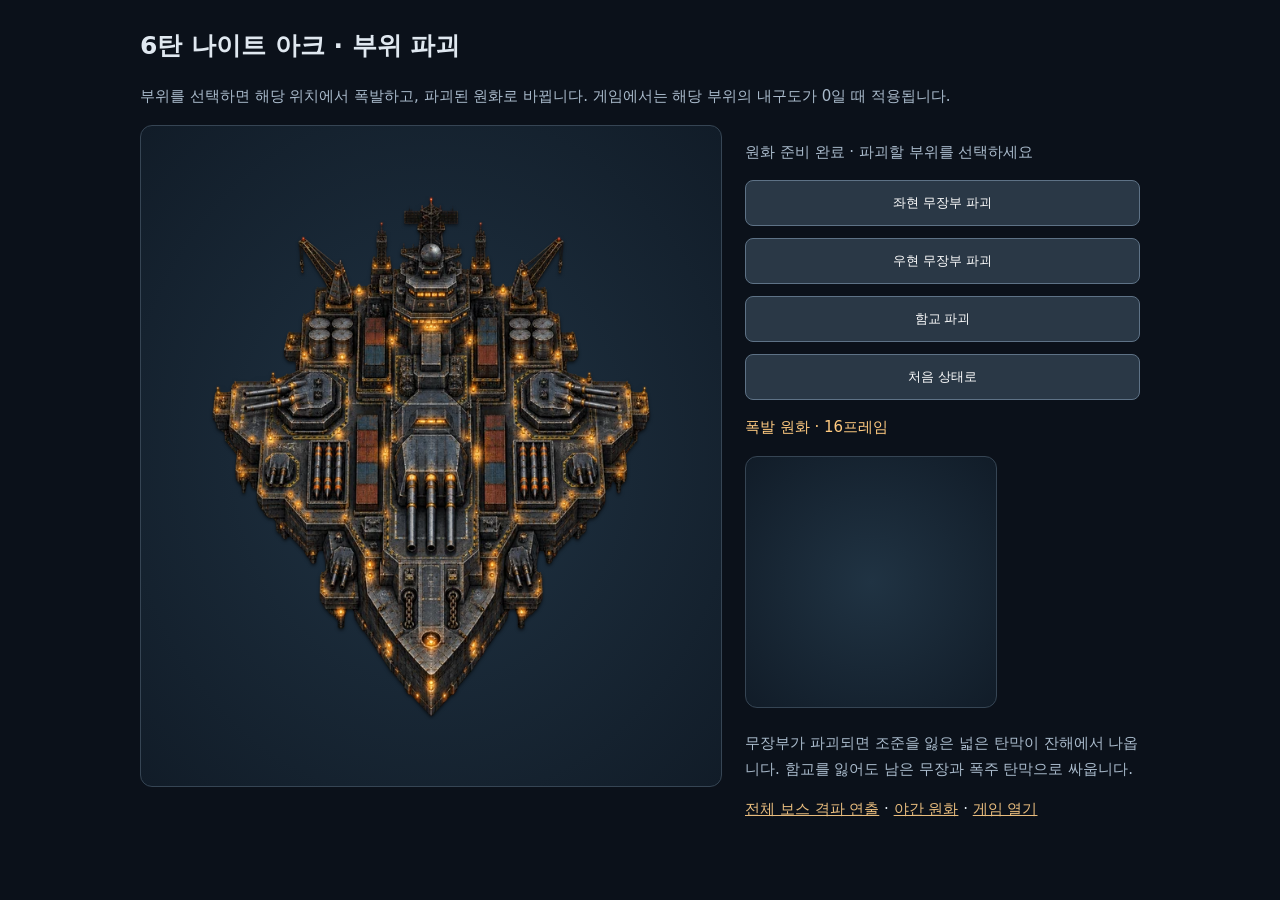
<file: tools/boss-effects-preview.html>
<!doctype html>
<html lang="ko"><head><meta charset="utf-8"><meta name="viewport" content="width=device-width,initial-scale=1"><base href="../"><title>6탄 나이트 아크 · 부위 파괴 미리보기</title>
<style>body{margin:0;background:#0b111a;color:#e0e8f0;font:15px/1.7 system-ui}main{max-width:1000px;margin:25px auto;padding:0 18px}h1{font-size:25px}p{color:#a9bacb}a{color:#e9bd7e}.layout{display:grid;grid-template-columns:minmax(280px,580px) 1fr;gap:25px}canvas{width:100%;background:radial-gradient(ellipse,#203343,#111c28);border:1px solid #364554;border-radius:12px}button{display:block;width:100%;margin:12px 0;background:#2a3846;color:#fff;border:1px solid #5e7286;border-radius:8px;padding:13px;cursor:pointer}button:disabled{opacity:.45;cursor:default}.amber{color:#ffca80}#fx{max-width:250px}@media(max-width:680px){.layout{grid-template-columns:1fr}}</style></head>
<body><main><h1>6탄 나이트 아크 · 부위 파괴</h1><p>부위를 선택하면 해당 위치에서 폭발하고, 파괴된 원화로 바뀝니다. 게임에서는 해당 부위의 내구도가 0일 때 적용됩니다.</p><div class="layout"><canvas id="ship" width="580" height="660"></canvas><aside><p id="status" role="status">원화를 불러오는 중…</p><button data-part="bayL" disabled>좌현 무장부 파괴</button><button data-part="bayR" disabled>우현 무장부 파괴</button><button data-part="bridge" disabled>함교 파괴</button><button id="reset" disabled>처음 상태로</button><p class="amber">폭발 원화 · 16프레임</p><canvas id="fx" width="250" height="250"></canvas><p>무장부가 파괴되면 조준을 잃은 넓은 탄막이 잔해에서 나옵니다. 함교를 잃어도 남은 무장과 폭주 탄막으로 싸웁니다.</p><a href="tools/boss-destruction.html">전체 보스 격파 연출</a> · <a href="tools/stage4-art.html">야간 원화</a> · <a href="index.html">게임 열기</a></aside></div></main>
<script src="js/assets.js"></script><script>
'use strict';
const parts={bayL:{x:-.25,y:-.09},bayR:{x:.25,y:-.09},bridge:{x:0,y:-.31}};
const destroyed=new Set(), bursts=[];
let time=0,last=0;
Promise.all([Assets.loadCore(),Assets.loadStageArt(4)]).then(()=>{
 document.getElementById('status').textContent='원화 준비 완료 · 파괴할 부위를 선택하세요';
 document.querySelectorAll('button').forEach(b=>b.disabled=false);
 document.querySelectorAll('[data-part]').forEach(button=>button.onclick=()=>{
   const key=button.dataset.part;destroyed.add(key);bursts.push({key,start:time});button.disabled=true;
   document.getElementById('status').textContent=button.textContent+' 완료';
 });
 document.getElementById('reset').onclick=()=>{destroyed.clear();bursts.length=0;document.querySelectorAll('button').forEach(b=>b.disabled=false);document.getElementById('status').textContent='모든 부위 복구';};
 const canvas=document.getElementById('ship'),ctx=canvas.getContext('2d'),fx=document.getElementById('fx').getContext('2d');
 function draw(now){time+=Math.min((now-last)/1000,.05);last=now;ctx.clearRect(0,0,580,660);const art=Assets.boss4Body(520,Array.from(destroyed));ctx.drawImage(art.c,290-art.px,330-art.py);
   for(let i=bursts.length-1;i>=0;i--){const burst=bursts[i],age=time-burst.start,p=parts[burst.key];if(age>=.95)bursts.splice(i,1);else Assets.drawExplosion(ctx,290+p.x*520,330+p.y*520,230,age/.95);}
   fx.clearRect(0,0,250,250);Assets.drawExplosion(fx,125,125,240,(time%1.45)/1.1);requestAnimationFrame(draw);
 }requestAnimationFrame(draw);
}).catch(e=>document.getElementById('status').textContent=e.message);
</script></body></html>
</file>
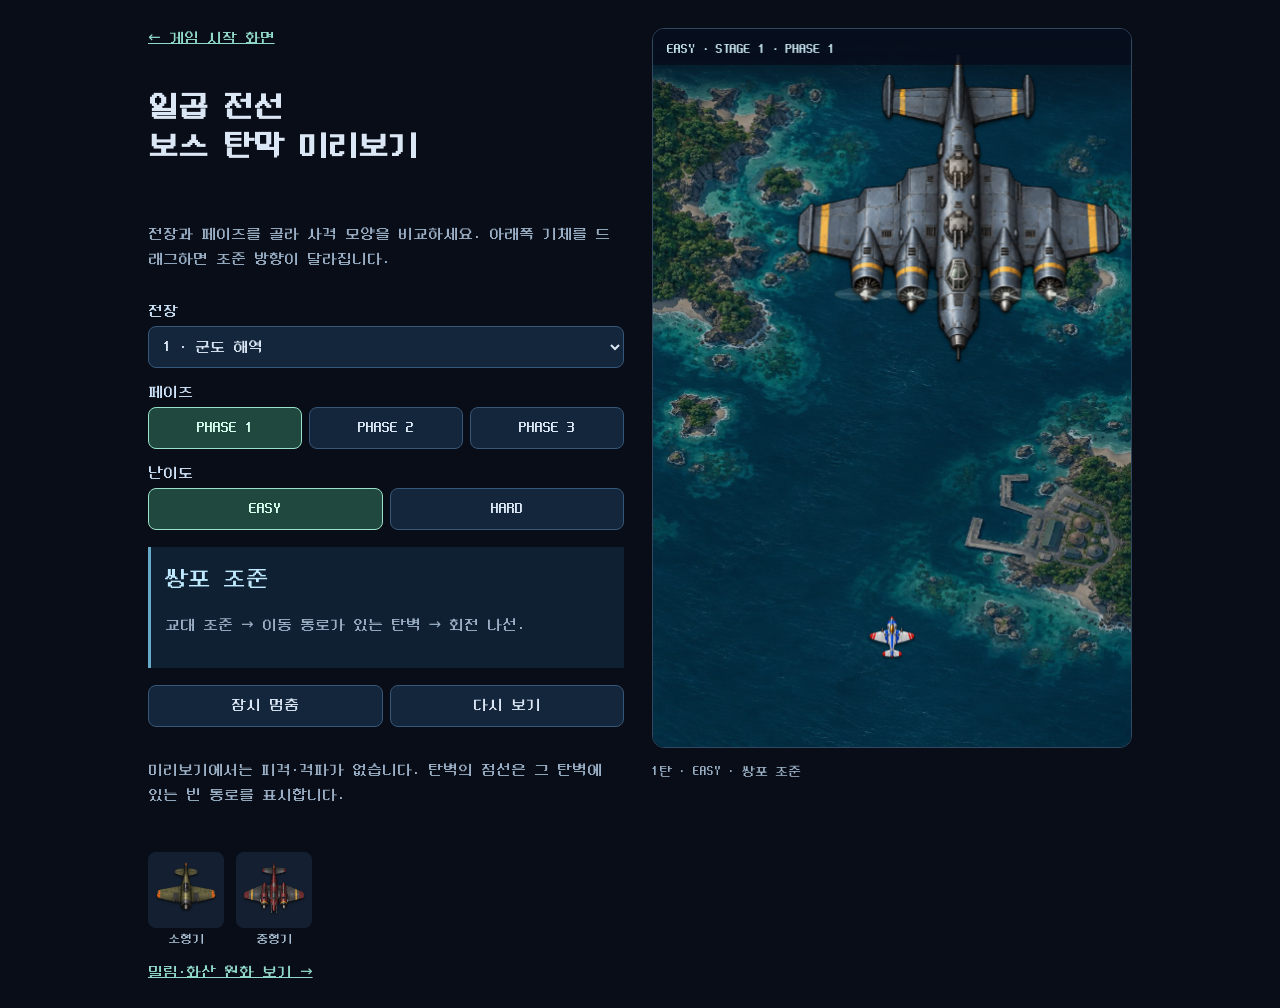
<file: tools/boss-patterns.html>
<!DOCTYPE html>
<html lang="ko">
<head>
<meta charset="utf-8"><meta name="viewport" content="width=device-width,initial-scale=1"><base href="../">
<title>IRON STRIKER · 보스 탄막 미리보기</title>
<style>
@font-face{font-family:Arcade;src:url('assets/fonts/neodgm.woff2')}*{box-sizing:border-box}body{margin:0;background:#080d17;color:#dce7f5;font:15px Arcade,system-ui}main{max-width:1040px;margin:auto;padding:28px;display:grid;grid-template-columns:minmax(260px,1fr) minmax(300px,480px);gap:28px}a{color:#91daca}h1{font-size:30px;line-height:1.3}p{color:#9aafc5;line-height:1.65}.controls{display:flex;flex-direction:column;gap:17px;align-self:center}label{display:block;color:#cde2f8;margin-bottom:7px}select,button{font:inherit;background:#14263b;color:#dce7f5;border:1px solid #365779;border-radius:8px;min-height:42px;padding:10px;cursor:pointer}select{width:100%}button:focus-visible,select:focus-visible{outline:3px solid #8ae4ce;outline-offset:2px}.row{display:flex;gap:7px}.row button{flex:1}button[aria-pressed=true]{background:#20483f;border-color:#9ae2c9;color:#d6ffee}.note{padding:14px;border-left:3px solid #65abc9;background:#102033}#phaseName{font-size:23px;color:#bfe9ff;margin:0}canvas{display:block;width:100%;aspect-ratio:2/3;background:#080d17;border:1px solid #30475e;border-radius:12px;touch-action:none}#status{font-size:13px;min-height:22px}#aircraft{display:flex;gap:12px;margin-top:12px;flex-wrap:wrap}#aircraft figure{margin:0;text-align:center;font-size:12px;color:#aac0d5}#aircraft canvas{width:76px;height:76px;border:0;border-radius:8px;background:#142031}#aircraft figcaption{margin-top:5px}@media(max-width:760px){main{grid-template-columns:1fr;padding:18px;max-width:520px}.controls{gap:12px}h1{font-size:25px;margin:8px 0}p{margin:5px 0}.note{padding:10px}}
</style>
</head>
<body><main>
<section class="controls">
<a href="index.html">← 게임 시작 화면</a>
<h1>일곱 전선<br>보스 탄막 미리보기</h1>
<p>전장과 페이즈를 골라 사격 모양을 비교하세요. 아래쪽 기체를 드래그하면 조준 방향이 달라집니다.</p>
<div><label for="stageSelect">전장</label><select id="stageSelect"></select></div>
<div><label>페이즈</label><div class="row" id="phaseButtons"><button type="button" data-phase="1" aria-pressed="true">PHASE 1</button><button type="button" data-phase="2" aria-pressed="false">PHASE 2</button><button type="button" data-phase="3" aria-pressed="false">PHASE 3</button></div></div>
<div><label>난이도</label><div class="row" id="modeButtons"><button type="button" data-mode="easy" aria-pressed="true">EASY</button><button type="button" data-mode="hard" aria-pressed="false">HARD</button></div></div>
<div class="note"><p id="phaseName">준비 중</p><p id="description">실전에서 페이즈는 보스 체력 66%·33%에서 바뀝니다.</p></div>
<div class="row"><button type="button" id="togglePlay">잠시 멈춤</button><button type="button" id="restart">다시 보기</button></div>
<p>미리보기에서는 피격·격파가 없습니다. 탄벽의 점선은 그 탄벽에 있는 빈 통로를 표시합니다.</p>
<div id="aircraft" aria-label="이 전장의 일반 비행체"></div>
<a href="tools/seven-stage-art.html">밀림·화산 원화 보기 →</a>
</section>
<section><canvas id="preview" width="480" height="720" aria-label="보스 탄막 미리보기"></canvas><p id="status" role="status">이미지 준비 중…</p></section>
</main>
<script src="js/assets.js"></script><script src="js/stages.js"></script><script src="js/difficulty.js"></script><script src="js/boss-art.js"></script><script src="js/bosses.js"></script>
<script>
'use strict';
(async function(){
  const canvas=document.getElementById('preview'),ctx=canvas.getContext('2d'),W=480,H=720;
  let stageIndex=0,phase=1,mode='easy',boss=null,shots=[],escorts=[],serial=0,paused=false,last=0,time=0,emitted=0;
  const target={x:240,y:610},select=document.getElementById('stageSelect'),status=document.getElementById('status');
  const tips={breakwater:'교대 조준 → 이동 통로가 있는 탄벽 → 회전 나선.',dune:'고정 조준 주포 → 좌우 진자 사격 → 철도 탄벽.',gemini:'교대 저격 → 좌우 교차 사격 → 흔들리는 창탄.',canopy:'한쪽 날개 조준 → 양갈래 사격 → 나비처럼 펼쳐지는 날개탄.',caldera:'고리탄 → 꽃잎탄과 조준 예고 → 꽃잎·나선 교대.',nightark:'전방 부채 → 함교 꽃잎 → 세 갈래 사격과 통로 탄벽.',regent:'넓은 주포 → 동력로 꽃잎 → 반대로 도는 이중 나선.'};
  for(const st of Stages.STAGES){const option=document.createElement('option');option.value=st.no-1;option.textContent=st.no+' · '+st.name;select.appendChild(option);}
  const api={W,H,get bulletMul(){return Stages.STAGES[stageIndex].bulletMul;},get attackRate(){return Difficulty.get(mode).attackRate;},
    patternCount:n=>Difficulty.patternCount(n,mode),aimAngle:(x,y)=>Math.atan2(target.y-y,target.x-x),
    eShot:(x,y,vx,vy,style)=>{if(shots.length>=240)return null;const speed=Difficulty.get(mode).bulletSpeed,b={x,y,vx:vx*speed,vy:vy*speed,style};shots.push(b);emitted++;return b;},
    spawnMini:(x,y)=>{escorts.push({x,y,age:0,ct:1.0});},shake:()=>{},boom:()=>{},onBossPhase:()=>{shots=[];}};
  function drawAircraft(){
    const list=document.getElementById('aircraft');list.textContent='';
    const kinds=[...new Set(Stages.STAGES[stageIndex].script.filter(e=>e.kind==='formation').map(e=>Stages.enemyForStage(e.type,stageIndex).art))];
    const names={mini:'소형기',medium:'중형기',s3fighter:'설상 요격기',canopyFighter:'밀림 요격기',canopyGunship:'밀림 중무장기',calderaFighter:'화산 요격기',calderaBomber:'화산 폭격기',stage4Vtol:'쌍로터 공격기',s5fighter:'강철 요격기',s5heavy:'중장 요격기',s5gunship:'중무장기'};
    for(const kind of kinds){const f=document.createElement('figure'),c=document.createElement('canvas'),caption=document.createElement('figcaption');c.width=c.height=110;const art=Assets.body(kind,'neutral',88);if(art)c.getContext('2d').drawImage(art.c,55-art.px,55-art.py);caption.textContent=names[kind]||kind;f.append(c,caption);list.appendChild(f);}
  }
  async function change(index,nextPhase,nextMode){
    const request=++serial;boss=null;status.textContent='전장 준비 중…';
    stageIndex=index;phase=nextPhase;mode=Difficulty.normalize(nextMode);
    await Assets.loadBg(Stages.STAGES[index].bg);if(request!==serial)return;
    stageIndex=index;phase=nextPhase;mode=Difficulty.normalize(nextMode);select.value=String(index);
    boss=Bosses.create(Stages.STAGES[index].boss,index,Difficulty.get(mode));boss.state='fight';boss.x=W/2;boss.y=boss.entryY;boss.hp=boss.maxHp*[.9,.5,.2][phase-1];
    shots=[];escorts=[];time=0;emitted=0;last=0;
    document.querySelectorAll('[data-phase]').forEach(b=>b.setAttribute('aria-pressed',String(+b.dataset.phase===phase)));
    document.querySelectorAll('[data-mode]').forEach(b=>b.setAttribute('aria-pressed',String(b.dataset.mode===mode)));
    document.getElementById('phaseName').textContent=boss.def.phaseNames[phase-1];
    document.getElementById('description').textContent=tips[boss.id];drawAircraft();render();
  }
  function step(dt){
    if(!boss)return;time+=dt;Bosses.update(boss,dt,api);
    for(let i=escorts.length-1;i>=0;i--){const e=escorts[i];e.age+=dt;e.y+=150*dt;e.ct-=dt*api.attackRate;if(e.ct<=0&&e.y<H-120){const a=api.aimAngle(e.x,e.y),sp=135*api.bulletMul;api.eShot(e.x,e.y,Math.cos(a)*sp,Math.sin(a)*sp,'eSmall');e.ct=1.8;}if(e.y>H+60)escorts.splice(i,1);}
    for(let i=shots.length-1;i>=0;i--){const s=shots[i];s.x+=s.vx*dt;s.y+=s.vy*dt;if(s.x< -40||s.x>W+40||s.y< -40||s.y>H+40)shots.splice(i,1);}
  }
  function render(){
    ctx.clearRect(0,0,W,H);const bg=Assets.bgTile(Stages.STAGES[stageIndex].bg,W,H);if(bg)ctx.drawImage(bg,0,0);ctx.fillStyle='#07132155';ctx.fillRect(0,0,W,H);
    if(boss){Bosses.draw(boss,ctx,api);for(const e of escorts){const art=Assets.body('mini','neutral',42);if(art)ctx.drawImage(art.c,e.x-art.px,e.y-art.py);}for(const s of shots){const art=Assets.bullet(s.style);ctx.drawImage(art,s.x-art.width/2,s.y-art.height/2);}const player=Assets.body('player','neutral',48);if(player)ctx.drawImage(player.c,target.x-player.px,target.y-player.py);}
    ctx.fillStyle='#080e1dd9';ctx.fillRect(0,0,W,36);ctx.font='14px Arcade';ctx.fillStyle='#c8e5ef';ctx.fillText(Difficulty.get(mode).label+' · STAGE '+(stageIndex+1)+' · PHASE '+phase,14,24);
    status.textContent=(paused?'일시정지 · ':'')+(stageIndex+1)+'탄 · '+Difficulty.get(mode).label+' · '+(boss?boss.def.phaseNames[phase-1]:'준비 중');
  }
  select.addEventListener('change',()=>change(+select.value,phase,mode));
  document.querySelectorAll('[data-phase]').forEach(b=>b.addEventListener('click',()=>change(stageIndex,+b.dataset.phase,mode)));
  document.querySelectorAll('[data-mode]').forEach(b=>b.addEventListener('click',()=>change(stageIndex,phase,b.dataset.mode)));
  document.getElementById('restart').addEventListener('click',()=>change(stageIndex,phase,mode));
  document.getElementById('togglePlay').addEventListener('click',function(){paused=!paused;this.textContent=paused?'계속 보기':'잠시 멈춤';render();});
  function drag(e){const r=canvas.getBoundingClientRect();target.x=Math.max(20,Math.min(W-20,(e.clientX-r.left)*W/r.width));target.y=Math.max(H*.48,Math.min(H-36,(e.clientY-r.top)*H/r.height));render();}
  canvas.addEventListener('pointerdown',e=>{canvas.setPointerCapture(e.pointerId);drag(e);});canvas.addEventListener('pointermove',e=>{if(canvas.hasPointerCapture(e.pointerId))drag(e);});
  await document.fonts.ready;await Assets.loadCore();await change(0,1,'easy');
  window.PatternPreview={change,step,tick(n){for(let i=0;i<n;i++)step(1/60);render();},stats:()=>({stage:stageIndex+1,phase,mode,shots:shots.length,emitted,boss:boss&&boss.id,finite:shots.every(s=>Number.isFinite(s.x+s.y+s.vx+s.vy))})};
  function loop(now){const dt=Math.min(.05,last?(now-last)/1000:0);last=now;if(!paused)step(dt);render();requestAnimationFrame(loop);}
  if(!new URLSearchParams(location.search).has('manual'))requestAnimationFrame(loop);
})().catch(err=>{document.getElementById('status').textContent='미리보기를 준비하지 못했습니다: '+err.message;console.error(err);});
</script>
</body></html>
</file>
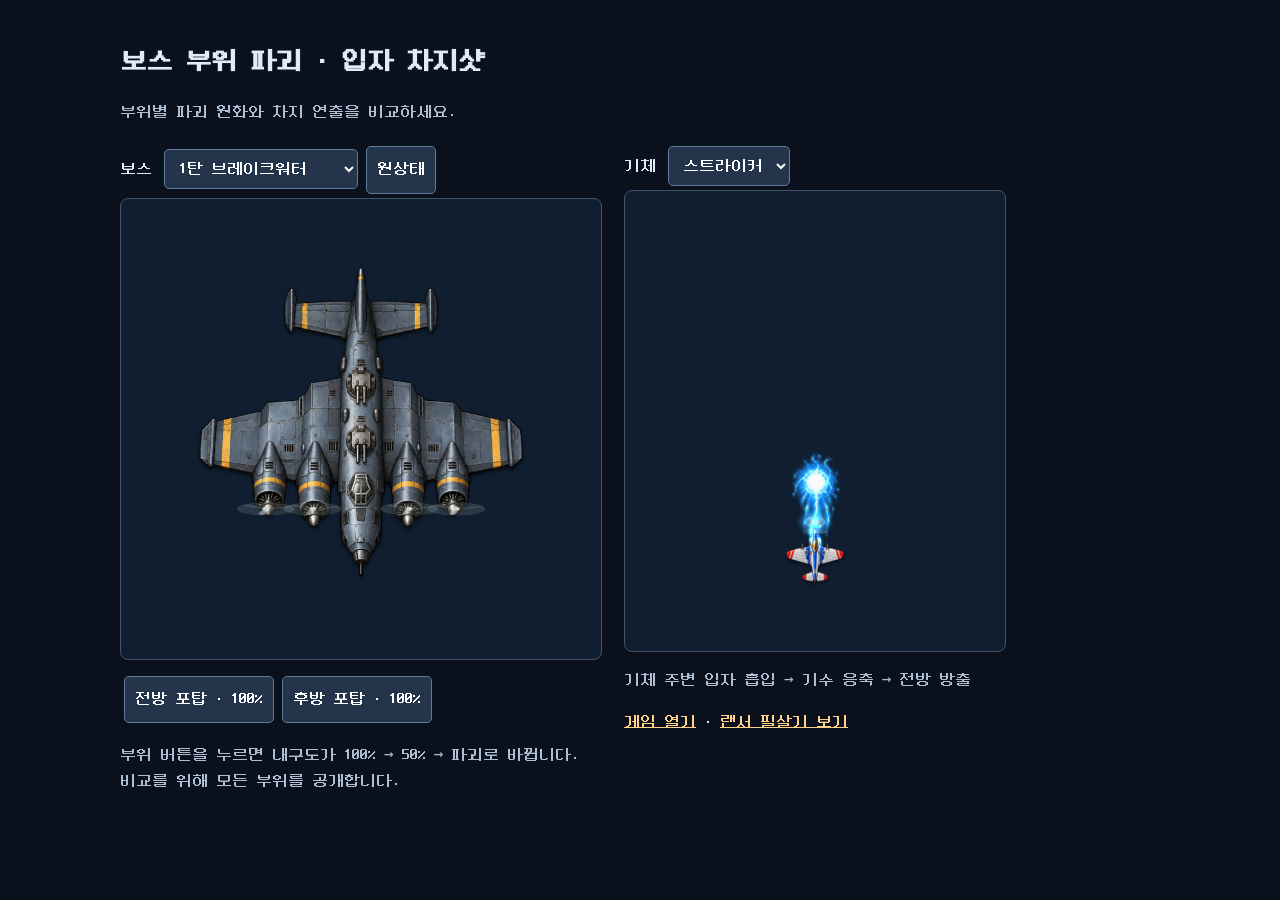
<file: tools/combat-effects.html>
<!doctype html><html lang="ko"><head><meta charset="utf-8"><meta name="viewport" content="width=device-width,initial-scale=1"><base href="../"><title>보스 파괴 · 차지샷</title><link rel="stylesheet" href="css/fonts.css"><style>
body{margin:0;background:#0a111d;color:#e3eaf5;font:16px/1.6 NeoDunggeunmo,monospace}main{max-width:1040px;margin:auto;padding:24px}h1{font-size:26px}.layout{display:grid;grid-template-columns:480px 1fr;gap:24px}canvas{display:block;max-width:100%;background:#101e30;border:1px solid #40536c;border-radius:8px}button,select{font:inherit;padding:10px;background:#24354b;color:#fff;border:1px solid #607b9d;border-radius:5px;margin:4px;cursor:pointer}p{color:#aebed2}#modules{margin:12px 0}a{color:#ffd18a}@media(max-width:850px){.layout{grid-template-columns:1fr}}
</style></head><body><main><h1>보스 부위 파괴 · 입자 차지샷</h1><p id="status" role="status">이미지 준비 중…</p><div class="layout"><section><label>보스 <select id="boss"><option value="breakwater">1탄 브레이크워터</option><option value="dune">2탄 듄 콜로서스</option><option value="gemini">3탄 프로스트 제미니</option><option value="nightark">4탄 나이트 아크</option><option value="regent">5탄 아이언 리전트</option></select></label><button id="reset">원상태</button><canvas id="bossCanvas" width="480" height="460" aria-label="보스 파손 상태"></canvas><div id="modules"></div><p>부위 버튼을 누르면 내구도가 100% → 50% → 파괴로 바뀝니다. 비교를 위해 모든 부위를 공개합니다.</p></section><section><label>기체 <select id="ship"><option value="player">스트라이커</option><option value="lancer">랜서</option></select></label><canvas id="chargeCanvas" width="380" height="460" aria-label="입자 흡입과 차지샷 발사"></canvas><p>기체 주변 입자 흡입 → 기수 응축 → 전방 방출</p><a href="index.html">게임 열기</a> · <a href="tools/lancer-burst.html">랜서 필살기 보기</a></section></div></main>
<script src="js/assets.js"></script><script src="js/boss-art.js"></script><script src="js/bosses.js"></script><script src="js/charge-fx.js"></script><script>
const bc=document.getElementById('bossCanvas'),bg=bc.getContext('2d'),cc=document.getElementById('chargeCanvas'),cg=cc.getContext('2d');
let boss=null,last=0,time=0,blasts=[],bullet=null,previous=0;
const p={x:190,y:365,charge:0,chargeClock:0,chargeRelease:0};
function labels(){document.querySelectorAll('#modules button').forEach((b,i)=>b.textContent=boss.parts[i].name+' · '+(boss.parts[i].alive?Math.round(boss.parts[i].hp/boss.parts[i].maxHp*100)+'%':'파괴'));bg.clearRect(0,0,480,460);Bosses.draw(boss,bg,{W:480,H:460});}
function reset(){boss=Bosses.create(document.getElementById('boss').value,0);boss.x=240;boss.y=225;boss.state='fight';boss.phase=2;blasts=[];document.getElementById('modules').replaceChildren();boss.parts.forEach((p,i)=>{p.hidden=false;const btn=document.createElement('button');btn.onclick=()=>{if(!p.alive)return;p.hp=Math.max(0,p.hp-p.maxHp/2);p.flash=.12;if(!p.hp){p.alive=false;blasts.push({x:boss.x+p.ox*boss.w,y:boss.y+p.oy*boss.h,t:0});}labels();};document.getElementById('modules').append(btn);});labels();}
Promise.all([Assets.loadCore(),Assets.loadStageArt(4)]).then(()=>{reset();document.getElementById('status').textContent='부위별 파괴 원화와 차지 연출을 비교하세요.';});
document.getElementById('boss').onchange=reset;document.getElementById('reset').onclick=reset;
function frame(now){let dt=Math.min(.035,(now-last)/1000);last=now;time+=dt;if(boss){bg.clearRect(0,0,480,460);boss.t+=dt;boss.parts.forEach(p=>p.flash=Math.max(0,p.flash-dt));Bosses.draw(boss,bg,{W:480,H:460});blasts.forEach(b=>{b.t+=dt;if(b.t<.72)Assets.drawExplosion(bg,b.x,b.y,115,b.t/.72,'bomb-impact');});blasts=blasts.filter(b=>b.t<.72);
cg.clearRect(0,0,380,460);const cycle=time%3.3;p.charge=cycle<1.6?cycle/1.6:cycle<1.8?1:0;p.chargeClock=time;p.chargeRelease=cycle>=1.8&&cycle<2.08?2.08-cycle:0;if(cycle>=1.8&&previous<1.8)bullet={x:p.x,y:p.y-34,t:0,vx:0,vy:-840};if(cycle<previous)bullet=null;previous=cycle;
const kind=document.getElementById('ship').value,gold=kind==='lancer';const art=Assets.body(kind,'neutral',62);cg.drawImage(art.c,p.x-art.px,p.y-art.py);for(const hub of art.hubs){const f=Assets.propSet(art.r,'#d5d8ce')[Math.floor(time*30)%6];cg.drawImage(f,p.x+hub.x-f.width/2,p.y+hub.y-f.height/2);}ChargeFX.gather(cg,p,1,gold?'gold':'blue');if(bullet){bullet.palette=gold?'gold':'blue';bullet.t+=dt;bullet.y+=bullet.vy*dt;ChargeFX.shot(cg,bullet);}
}requestAnimationFrame(frame);}requestAnimationFrame(frame);
</script></body></html>
</file>
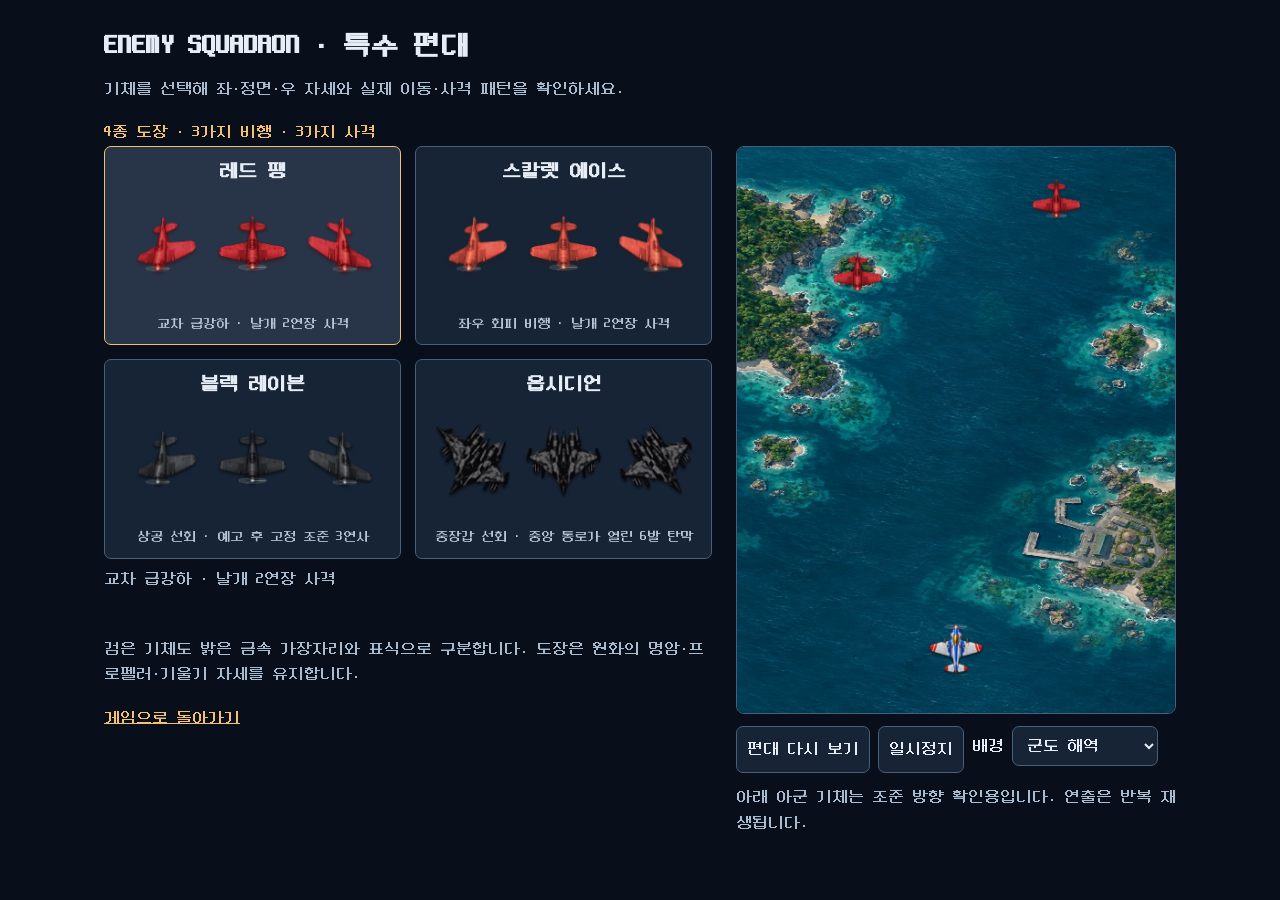
<file: tools/enemy-variants.html>
<!doctype html>
<html lang="ko"><head><meta charset="utf-8"><meta name="viewport" content="width=device-width,initial-scale=1"><base href="../">
<title>적 편대 · 도장과 공격 모션</title><link rel="stylesheet" href="css/fonts.css"><style>
*{box-sizing:border-box}body{margin:0;background:#090f1a;color:#e7edf6;font:16px/1.6 NeoDunggeunmo,monospace}main{max-width:1120px;margin:auto;padding:24px}h1{font-size:28px;margin:0 0 8px}p{color:#a9bbce;margin:8px 0 18px}.layout{display:grid;grid-template-columns:1fr 440px;gap:24px}.cards{display:grid;grid-template-columns:1fr 1fr;gap:14px}button,select{font:inherit;color:inherit;background:#162435;border:1px solid #46607b;border-radius:7px;padding:10px;cursor:pointer}button[aria-pressed=true]{border-color:#f4c171;background:#283447}button:focus-visible,select:focus-visible{outline:3px solid #f4c171}button b{display:block;font-size:19px}button small{display:block;color:#b6c6d6}.poses{width:100%;display:block}#battle{display:block;width:100%;border:1px solid #46607b;border-radius:8px}.controls{display:flex;gap:8px;flex-wrap:wrap;margin:12px 0}a{color:#f4c171}#status{min-height:52px}#load{color:#f4c171}@media(max-width:820px){.layout{grid-template-columns:1fr}.combat{max-width:480px;margin:auto}.cards{gap:8px}main{padding:16px}}
</style></head><body><main><h1>ENEMY SQUADRON · 특수 편대</h1><p>기체를 선택해 좌·정면·우 자세와 실제 이동·사격 패턴을 확인하세요.</p><div id="load" role="status">원화 준비 중…</div><div class="layout"><section><div class="cards" id="cards"></div><p id="status"></p><p>검은 기체도 밝은 금속 가장자리와 표식으로 구분합니다. 도장은 원화의 명암·프로펠러·기울기 자세를 유지합니다.</p><a href="index.html">게임으로 돌아가기</a></section><section class="combat"><canvas id="battle" width="480" height="620" aria-label="선택한 적의 공격 미리보기"></canvas><div class="controls"><button id="replay">편대 다시 보기</button><button id="pause">일시정지</button><label>배경 <select id="bg"><option value="1">군도 해역</option><option value="4">야간 공업지대</option></select></label></div><p>아래 아군 기체는 조준 방향 확인용입니다. 연출은 반복 재생됩니다.</p></section></div></main>
<script src="js/assets.js"></script><script src="js/stages.js"></script><script src="js/enemy-patterns.js"></script><script>
'use strict';
const types=['crimson','scarlet','carbon','obsidian'];
const descriptions={crimson:'교차 급강하 · 날개 2연장 사격',scarlet:'좌우 회피 비행 · 날개 2연장 사격',carbon:'상공 선회 · 예고 후 고정 조준 3연사',obsidian:'중장갑 선회 · 중앙 통로가 열린 6발 탄막'};
const canvas=document.getElementById('battle'),g=canvas.getContext('2d');
let selected='crimson',ships=[],shots=[],age=0,paused=false,last=0,ready=false;
function reset(){age=0;shots=[];ships=[130,350].map((x,i)=>Object.assign({},Stages.ENEMY[selected],{x:x,y:-60-i*80,x0:x,age:0,bank:0,hoverT:0,targetY:145,dir:i?-1:1,fireCt:1.1+i*.35,lockAng:null}));}
function plane(ctx,e,x,y,w,pose,t){const art=Assets.body(e.art,pose,w,e.tint);if(!art)return;ctx.save();ctx.translate(x,y);ctx.drawImage(art.c,-art.px,-art.py);if(art.hubs.length){const f=Assets.propSet(art.r,e.prop)[Math.floor(t*30)%6];for(const h of art.hubs)ctx.drawImage(f,h.x-f.width/2,h.y-f.height/2);}ctx.restore();}
for(const key of types){const def=Stages.ENEMY[key],b=document.createElement('button');b.type='button';b.dataset.type=key;b.setAttribute('aria-pressed',key===selected?'true':'false');b.innerHTML='<b>'+def.name+'</b><canvas class="poses" width="280" height="128" aria-label="좌 정면 우 자세"></canvas><small>'+descriptions[key]+'</small>';b.onclick=()=>{selected=key;document.querySelectorAll('[data-type]').forEach(x=>x.setAttribute('aria-pressed',x===b?'true':'false'));reset();document.getElementById('status').textContent=def.name+' · '+descriptions[key];};document.getElementById('cards').append(b);}
document.getElementById('replay').onclick=reset;
document.getElementById('pause').onclick=function(){paused=!paused;this.textContent=paused?'계속 재생':'일시정지';};
Promise.all([Assets.loadCore(),Assets.loadBg(1),Assets.loadBg(4)]).then(()=>{ready=true;reset();document.getElementById('load').textContent='4종 도장 · 3가지 비행 · 3가지 사격';document.getElementById('status').textContent=descriptions[selected];}).catch(e=>document.getElementById('load').textContent=e.message);
function frame(now){const dt=Math.min(.035,(now-last)/1000);last=now;if(ready){
 if(!paused){age+=dt;for(const e of ships){e.age+=dt;EnemyPatterns.move(e,dt,480);if(e.y>0&&e.y<500){e.fireCt-=dt;const a=Math.atan2(550-e.y,240-e.x);if(e.fire==='lockBurst'&&e.fireCt<=.5&&e.lockAng===null)e.lockAng=a;if(e.fireCt<=0)EnemyPatterns.fire(e,a,135,(x,y,vx,vy)=>shots.push({x,y,vx,vy}));}}for(const b of shots){b.x+=b.vx*dt;b.y+=b.vy*dt;}shots=shots.filter(b=>b.y<650&&b.y>-30&&b.x>-30&&b.x<510);if(age>12||ships.every(e=>e.y>720)&&shots.length===0)reset();}
 g.drawImage(Assets.image('bg'+document.getElementById('bg').value),0,0,480,620);
 for(const e of ships){if(e.lockAng!==null&&!e.volleyLeft){g.save();g.strokeStyle='#ffbaa0';g.setLineDash([8,7]);g.beginPath();g.moveTo(e.x,e.y);g.lineTo(e.x+Math.cos(e.lockAng)*320,e.y+Math.sin(e.lockAng)*320);g.stroke();g.restore();}plane(g,e,e.x,e.y,e.w,e.bank<-.35?'left':e.bank>.35?'right':'neutral',age);}
 for(const b of shots){g.fillStyle='#ffddb0';g.beginPath();g.arc(b.x,b.y,4,0,Math.PI*2);g.fill();g.strokeStyle='#c35a39';g.stroke();}
 plane(g,{art:'player',prop:'#cce4f7'},240,550,62,'neutral',age);
 document.querySelectorAll('[data-type]').forEach(b=>{const c=b.querySelector('canvas'),ctx=c.getContext('2d'),e=Stages.ENEMY[b.dataset.type];ctx.clearRect(0,0,c.width,c.height);['left','neutral','right'].forEach((p,i)=>plane(ctx,e,47+i*93,61,b.dataset.type==='obsidian'?78:70,p,age));});
 }requestAnimationFrame(frame);}requestAnimationFrame(frame);
</script></body></html>
</file>
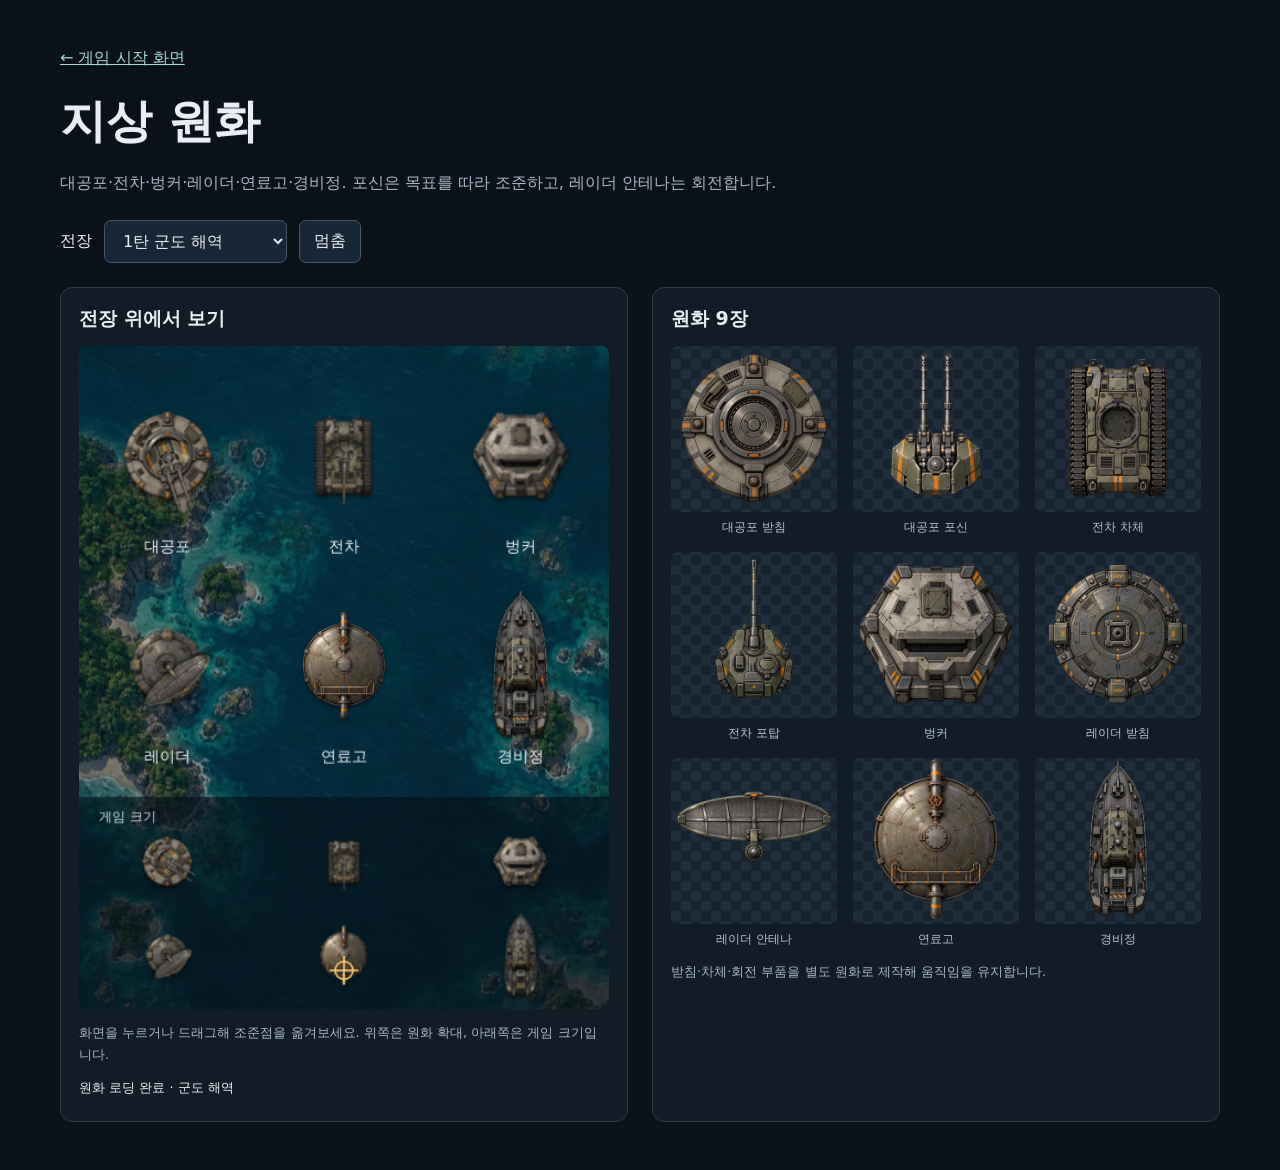
<file: tools/ground-art.html>
<!DOCTYPE html>
<html lang="ko">
<head>
<meta charset="utf-8">
<meta name="viewport" content="width=device-width,initial-scale=1">
<base href="../">
<title>IRON STRIKER · 지상 원화</title>
<style>
*{box-sizing:border-box}body{margin:0;padding:clamp(18px,4vw,48px);background:#0b1119;color:#e9eef4;font-family:system-ui,sans-serif}main{max-width:1160px;margin:auto}a{color:#a3d9cb}h1{font-size:clamp(28px,4vw,46px);margin:22px 0 12px}p{color:#a8b6c5;line-height:1.7}.controls{display:flex;flex-wrap:wrap;align-items:center;gap:12px;margin:24px 0}select,button{font:inherit;color:inherit;background:#192635;border:1px solid #43576a;border-radius:7px;padding:10px 14px}.view{display:grid;grid-template-columns:minmax(0,1fr) minmax(0,1fr);gap:24px}.panel{background:#121c27;border:1px solid #2a3a49;border-radius:12px;padding:18px}.panel h2{font-size:19px;margin:0 0 14px}canvas{display:block;width:100%;height:auto;border-radius:7px}.layers{display:grid;grid-template-columns:repeat(3,minmax(0,1fr));gap:16px}.layers figure{margin:0;text-align:center}.layers img{display:block;width:100%;aspect-ratio:1;object-fit:contain;background:repeating-conic-gradient(#182330 0 25%,#202e3b 0 50%) 0/20px 20px;border-radius:7px}figcaption{font-size:12px;color:#b5c4d3;margin:7px 0 0}#status{min-height:24px;font-size:13px}.hint{font-size:13px}@media(max-width:740px){.view{grid-template-columns:1fr}.panel{padding:12px}.layers{gap:10px}}
</style>
</head>
<body><main>
<a href="index.html">← 게임 시작 화면</a>
<h1>지상 원화</h1>
<p>대공포·전차·벙커·레이더·연료고·경비정. 포신은 목표를 따라 조준하고, 레이더 안테나는 회전합니다.</p>
<div class="controls"><label for="stageSelect">전장</label><select id="stageSelect"></select><button id="togglePlay" type="button">멈춤</button></div>
<div class="view">
<section class="panel"><h2>전장 위에서 보기</h2><canvas id="preview" width="480" height="600" aria-label="지상 시설 6종의 조준과 회전 미리보기"></canvas><p class="hint">화면을 누르거나 드래그해 조준점을 옮겨보세요. 위쪽은 원화 확대, 아래쪽은 게임 크기입니다.</p><div id="status" role="status">원화를 불러오는 중…</div></section>
<section class="panel"><h2>원화 9장</h2><div class="layers" id="layers"></div><p class="hint">받침·차체·회전 부품을 별도 원화로 제작해 움직임을 유지합니다.</p></section>
</div>
</main>
<script src="js/assets.js"></script><script src="js/stages.js"></script>
<script>
(function(){
 'use strict';
 const canvas=document.getElementById('preview'),ctx=canvas.getContext('2d'),select=document.getElementById('stageSelect');
 const types=['aa','tank','bunker','radar','fuel','boat'],names=['대공포','전차','벙커','레이더','연료고','경비정'];
 const layers=[['aa-base','대공포 받침'],['aa-gun','대공포 포신'],['tank-hull','전차 차체'],['tank-turret','전차 포탑'],['bunker','벙커'],['radar-base','레이더 받침'],['radar-dish','레이더 안테나'],['fuel','연료고'],['boat','경비정']];
 let time=0,last=0,playing=true,stageIndex=0,ready=false,target={x:240,y:565};
 for(const st of Stages.STAGES){const o=document.createElement('option');o.value=st.no-1;o.textContent=st.no+'탄 '+st.name;select.append(o);}
 for(const [key,name] of layers){const f=document.createElement('figure'),img=document.createElement('img'),caption=document.createElement('figcaption');img.src='assets/ground/'+key+'-imagegen-v1.webp';img.alt=name;caption.textContent=name;f.append(img,caption);document.getElementById('layers').append(f);}
 function drawStructure(def,x,y,width,angle){const base=Assets.body('ground',def.base,width);ctx.save();ctx.translate(x,y);ctx.drawImage(base.c,-base.px,-base.py);if(def.gun){const gun=Assets.body('ground',def.gun,width);ctx.rotate(angle);ctx.drawImage(gun.c,-gun.px,-gun.py);}ctx.restore();}
 function render(){if(!ready)return;ctx.clearRect(0,0,480,600);const bg=Assets.bgTile(Stages.STAGES[stageIndex].bg,480,960),period=bg.height*(1-Assets.BG_OVERLAP),offset=time*8%period;for(let y=offset-period;y<600;y+=period)ctx.drawImage(bg,0,y);ctx.fillStyle='#08131b70';ctx.fillRect(0,0,480,600);
  types.forEach((key,i)=>{const def=Stages.GROUND[key],x=80+i%3*160,y=100+Math.floor(i/3)*190;const angle=def.rot==='spin'?time*1.7:Math.atan2(target.y-y,target.x-x)+Math.PI/2;drawStructure(def,x,y,def.w*1.75,angle);ctx.textAlign='center';ctx.font='14px system-ui';ctx.fillStyle='#eef3f7';ctx.fillText(names[i],x,y+86);});
  ctx.fillStyle='#061019a0';ctx.fillRect(0,408,480,192);ctx.textAlign='left';ctx.font='12px system-ui';ctx.fillStyle='#d1dde6';ctx.fillText('게임 크기',18,430);types.forEach((key,i)=>{const def=Stages.GROUND[key],x=80+i%3*160,y=467+Math.floor(i/3)*85;const angle=def.rot==='spin'?time*1.7:Math.atan2(target.y-y,target.x-x)+Math.PI/2;drawStructure(def,x,y,def.w,angle);});
  ctx.strokeStyle='#ffce72';ctx.lineWidth=1.5;ctx.beginPath();ctx.arc(target.x,target.y,8,0,Math.PI*2);ctx.moveTo(target.x-13,target.y);ctx.lineTo(target.x+13,target.y);ctx.moveTo(target.x,target.y-13);ctx.lineTo(target.x,target.y+13);ctx.stroke();
 }
 function move(event){const r=canvas.getBoundingClientRect();target={x:(event.clientX-r.left)*480/r.width,y:(event.clientY-r.top)*600/r.height};render();}
 canvas.style.touchAction='none';canvas.addEventListener('pointerdown',event=>{canvas.setPointerCapture(event.pointerId);move(event);});canvas.addEventListener('pointermove',event=>{if(event.buttons)move(event);});
 async function change(index){ready=false;stageIndex=index;await Assets.loadBg(Stages.STAGES[index].bg);ready=true;document.getElementById('status').textContent='원화 로딩 완료 · '+Stages.STAGES[index].name;render();}
 select.addEventListener('change',()=>change(Number(select.value)));
 document.getElementById('togglePlay').addEventListener('click',()=>{playing=!playing;document.getElementById('togglePlay').textContent=playing?'멈춤':'계속 보기';});
 function loop(now){if(playing)time+=Math.min(.05,(now-last)/1000);last=now;render();requestAnimationFrame(loop);}
 window.GroundArtPreview={change,render,stats:()=>({ready,stage:stageIndex+1,playing,time,target}),drawStructure};
 Assets.loadCore().then(()=>change(0)).then(()=>requestAnimationFrame(loop)).catch(error=>{document.getElementById('status').textContent=error.message;console.error(error);});
})();
</script>
</body></html>
</file>
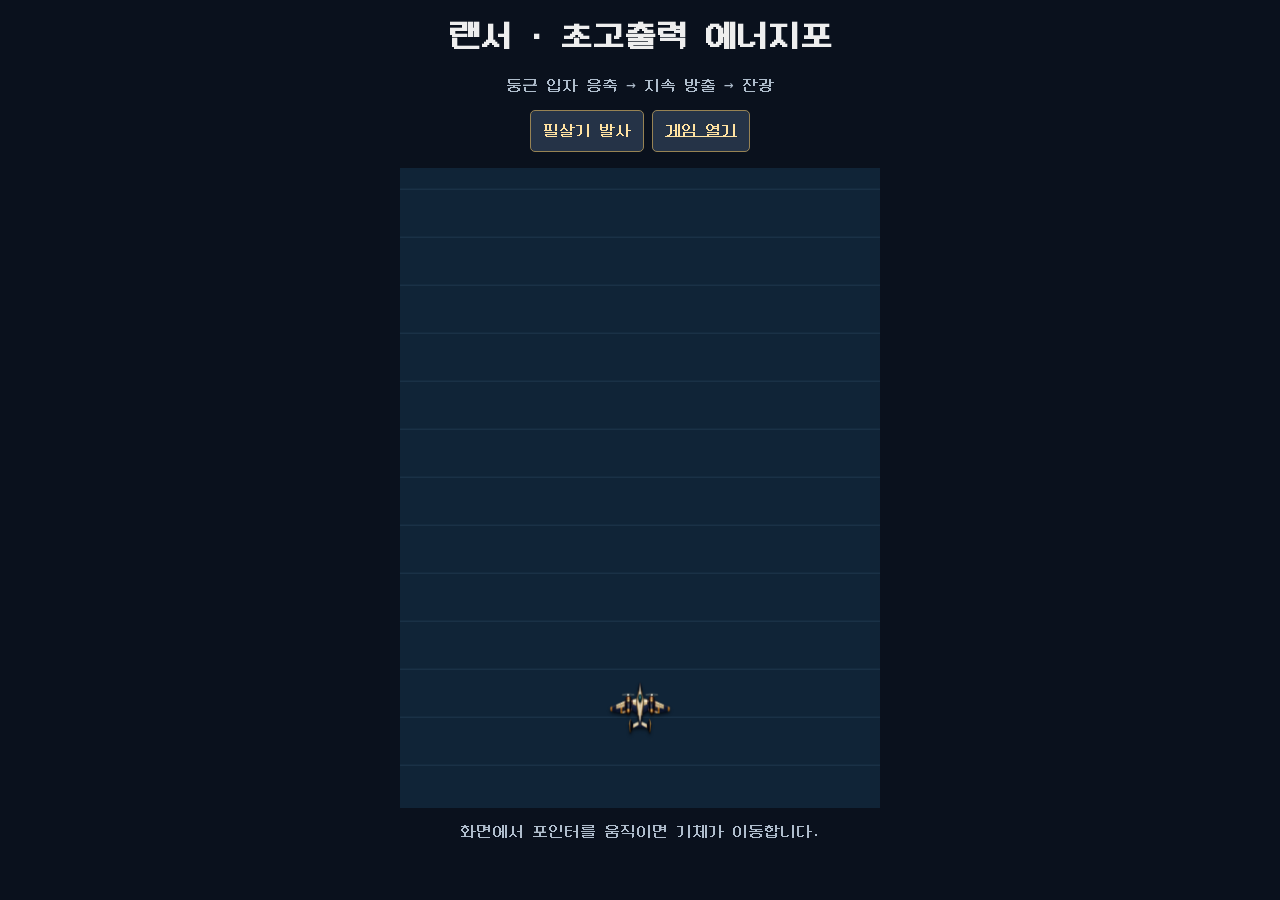
<file: tools/lancer-burst.html>
<!doctype html><html lang="ko"><head><meta charset="utf-8"><meta name="viewport" content="width=device-width,initial-scale=1"><base href="../"><title>랜서 에너지포</title><link rel="stylesheet" href="css/fonts.css"><style>body{margin:0;background:#0a111d;color:#eee;text-align:center;font:16px NeoDunggeunmo,monospace}canvas{display:block;margin:16px auto;width:min(480px,95vw);background:#102437}button,a{font:inherit;color:#ffe2a1;background:#253347;padding:12px;border:1px solid #978354;border-radius:5px}p{color:#afbdcc}</style></head><body><h1>랜서 · 초고출력 에너지포</h1><p>둥근 입자 응축 → 지속 방출 → 잔광</p><button id="fire" disabled>준비 중</button> <a href="index.html">게임 열기</a><canvas id="view" width="480" height="640"></canvas><p>화면에서 포인터를 움직이면 기체가 이동합니다.</p><script src="js/assets.js"></script><script src="js/lancer-burst.js"></script><script>
const cv=document.getElementById('view'),ctx=cv.getContext('2d'),btn=document.getElementById('fire');
const p={x:240,y:540};let run=null,last=0,time=0,ready=false;
btn.onclick=()=>{if(ready&&!run)run=LancerBurst.create(480,640,p);};
cv.onpointermove=e=>{const b=cv.getBoundingClientRect();p.x=Math.max(45,Math.min(435,(e.clientX-b.left)*480/b.width));};
Assets.loadCore().then(()=>{ready=true;btn.disabled=false;btn.textContent='필살기 발사';});
function frame(now){const dt=Math.min(.035,(now-last)/1000);last=now;time+=dt;ctx.clearRect(0,0,480,640);
ctx.strokeStyle='#20394d';ctx.lineWidth=1;for(let y=(time*35)%48;y<640;y+=48){ctx.beginPath();ctx.moveTo(0,y);ctx.lineTo(480,y);ctx.stroke();}
if(ready){if(run&&LancerBurst.update(run,dt,p,()=>{},()=>{}))run=null;
const art=Assets.body('lancer','neutral',62);ctx.drawImage(art.c,p.x-art.px,p.y-art.py);
for(const hub of art.hubs){const f=Assets.propSet(art.r,'#d5d8ce')[Math.floor(time*30)%6];ctx.drawImage(f,p.x+hub.x-f.width/2,p.y+hub.y-f.height/2);}
if(run)LancerBurst.draw(run,ctx);btn.disabled=!!run;btn.textContent=run?(run.t<.65?'에너지 응축 중':'에너지포 방출 중'):'필살기 발사';}
requestAnimationFrame(frame);}requestAnimationFrame(frame);
</script></body></html>
</file>
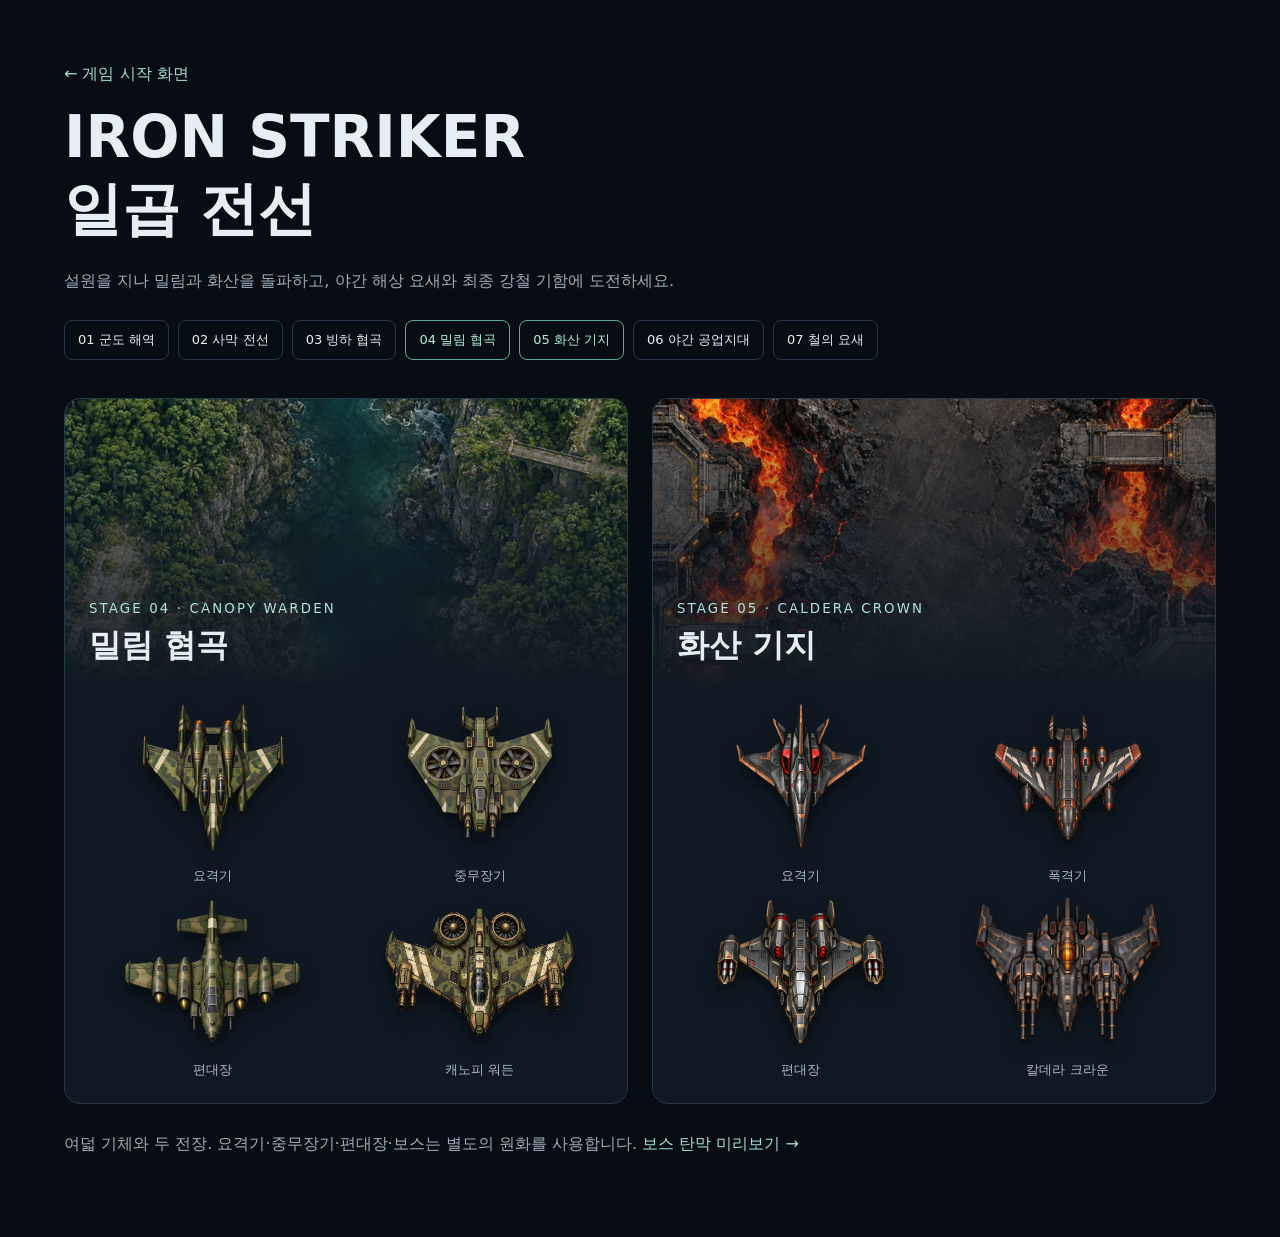
<file: tools/seven-stage-art.html>
<!DOCTYPE html>
<html lang="ko">
<meta charset="utf-8">
<meta name="viewport" content="width=device-width,initial-scale=1">
<title>IRON STRIKER · 일곱 전선</title>
<style>
*{box-sizing:border-box}body{margin:0;background:#080d14;color:#e6edf5;font-family:system-ui,sans-serif;padding:clamp(20px,5vw,64px)}main{max-width:1200px;margin:auto}a{color:#a0dcd2;text-decoration:none}h1{font-size:clamp(30px,5vw,58px);margin:18px 0}p{color:#9dabbb;line-height:1.7}.route{display:flex;flex-wrap:wrap;gap:9px;margin:26px 0 38px}.route span{border:1px solid #263849;padding:10px 13px;border-radius:8px;font-size:13px}.route .new{border-color:#5faaa0;color:#aff1d7}.stages{display:grid;grid-template-columns:1fr 1fr;gap:24px}.stage{border:1px solid #243a47;border-radius:16px;overflow:hidden;background:#101923}.cover{position:relative;height:290px;background-size:cover;background-position:center}.cover:after{content:"";position:absolute;inset:0;background:linear-gradient(transparent,#101923)}.caption{position:absolute;z-index:1;bottom:14px;left:24px}.caption small{color:#b3e2dc;letter-spacing:.16em}.caption h2{font-size:32px;margin:7px 0}.sprites{display:grid;grid-template-columns:repeat(3,1fr);gap:12px;padding:14px 20px 24px}.sprites figure{margin:0;text-align:center}.sprites img{width:100%;height:150px;object-fit:contain;filter:drop-shadow(0 8px 8px #0008)}figcaption{font-size:13px;color:#a9bac8;margin-top:10px}.footer{margin-top:26px}@media(max-width:700px){.stages{grid-template-columns:1fr}.cover{height:240px}.sprites img{height:110px}}
</style>
<style>.sprites{grid-template-columns:repeat(2,1fr)}</style>
<main>
<a href="../index.html">← 게임 시작 화면</a>
<h1>IRON STRIKER<br>일곱 전선</h1>
<p>설원을 지나 밀림과 화산을 돌파하고, 야간 해상 요새와 최종 강철 기함에 도전하세요.</p>
<div class="route"><span>01 군도 해역</span><span>02 사막 전선</span><span>03 빙하 협곡</span><span class="new">04 밀림 협곡</span><span class="new">05 화산 기지</span><span>06 야간 공업지대</span><span>07 철의 요새</span></div>
<div class="stages">
<article class="stage"><div class="cover" style="background-image:url('../assets/canopy-bg-v1.jpg')"><div class="caption"><small>STAGE 04 · CANOPY WARDEN</small><h2>밀림 협곡</h2></div></div><div class="sprites"><figure><img src="../assets/canopy-fighter-v1.png" alt="밀림 요격기"><figcaption>요격기</figcaption></figure><figure><img src="../assets/canopy-gunship-v1.png" alt="밀림 중무장기"><figcaption>중무장기</figcaption></figure><figure><img src="../assets/canopy-midboss-v1.png" alt="밀림 편대장"><figcaption>편대장</figcaption></figure><figure><img src="../assets/canopy-boss-v1.png" alt="캐노피 워든"><figcaption>캐노피 워든</figcaption></figure></div></article>
<article class="stage"><div class="cover" style="background-image:url('../assets/caldera-bg-v1.jpg')"><div class="caption"><small>STAGE 05 · CALDERA CROWN</small><h2>화산 기지</h2></div></div><div class="sprites"><figure><img src="../assets/caldera-fighter-v1.png" alt="화산 요격기"><figcaption>요격기</figcaption></figure><figure><img src="../assets/caldera-bomber-v1.png" alt="화산 폭격기"><figcaption>폭격기</figcaption></figure><figure><img src="../assets/caldera-midboss-v1.png" alt="화산 편대장"><figcaption>편대장</figcaption></figure><figure><img src="../assets/caldera-boss-v1.png" alt="칼데라 크라운"><figcaption>칼데라 크라운</figcaption></figure></div></article>
</div><p class="footer">여덟 기체와 두 전장. 요격기·중무장기·편대장·보스는 별도의 원화를 사용합니다. <a href="boss-patterns.html">보스 탄막 미리보기 →</a></p>
</main>
</html>
</file>
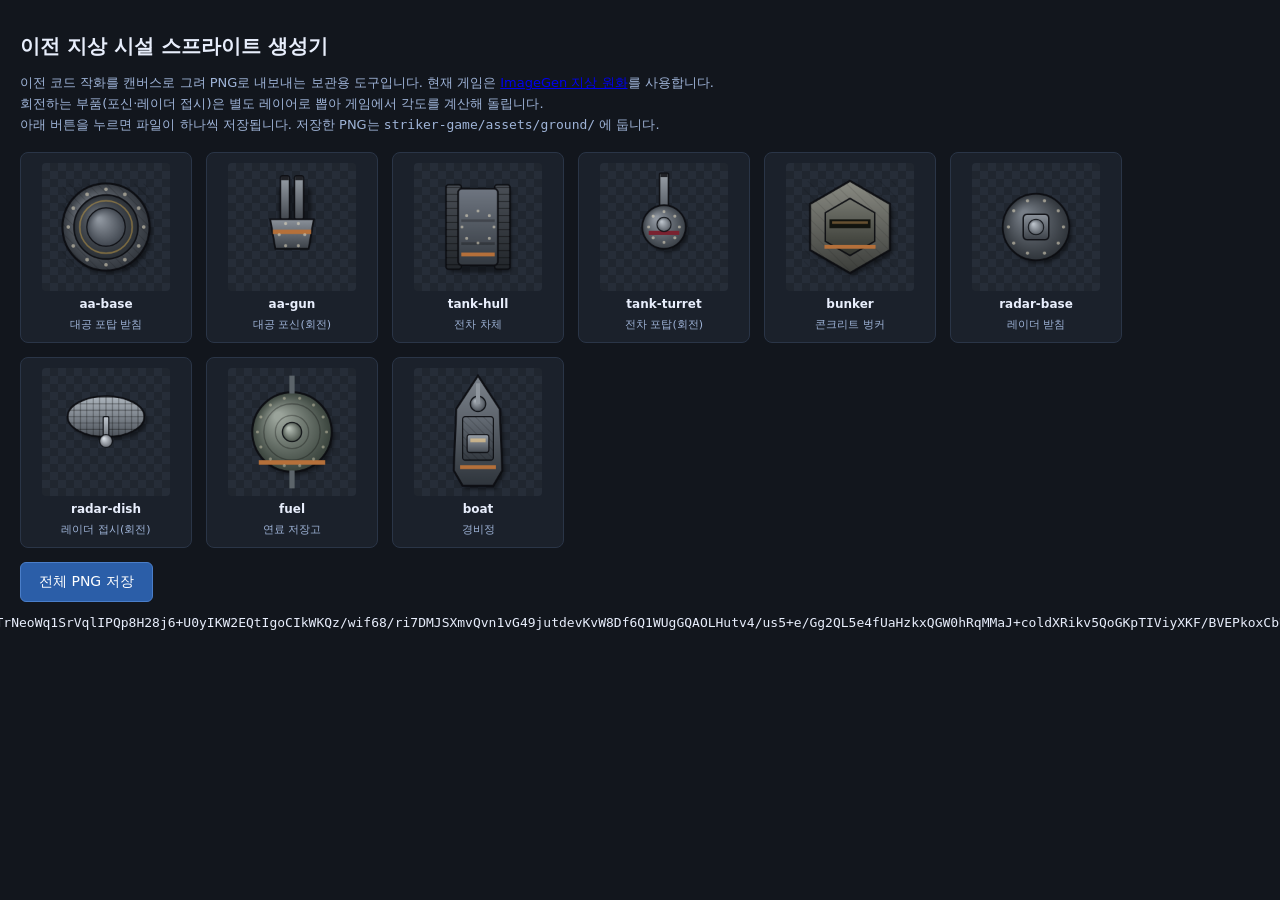
<file: tools/sprite-gen.html>
<!DOCTYPE html>
<html lang="ko">
<head>
<meta charset="UTF-8">
<title>지상 시설 스프라이트 생성기</title>
<style>
  body { margin:0; padding:20px; background:#12161d; color:#e8eefc;
         font-family:'Malgun Gothic',system-ui,sans-serif; }
  h1 { font-size:20px; margin-bottom:6px; }
  p { font-size:13px; color:#9fb4d8; line-height:1.6; margin-bottom:16px; }
  .grid { display:flex; flex-wrap:wrap; gap:14px; }
  .cell { background:#1b212b; border:1px solid #2a3547; border-radius:8px; padding:10px;
          display:flex; flex-direction:column; align-items:center; gap:6px; width:150px; }
  .cell canvas { width:128px; height:128px; background:
      repeating-conic-gradient(#20262f 0% 25%, #262d38 0% 50%) 50%/16px 16px; border-radius:4px; }
  .cell b { font-size:12px; }
  .cell span { font-size:11px; color:#9fb4d8; }
  button { margin-top:14px; padding:10px 18px; font-size:14px; font-family:inherit;
           background:#2b5ea8; color:#fff; border:1px solid #4a7ec9; border-radius:6px; cursor:pointer; }
</style>
</head>
<body>
<h1>이전 지상 시설 스프라이트 생성기</h1>
<p>
  이전 코드 작화를 캔버스로 그려 PNG로 내보내는 보관용 도구입니다.
  현재 게임은 <a href="ground-art.html">ImageGen 지상 원화</a>를 사용합니다.<br>
  회전하는 부품(포신·레이더 접시)은 별도 레이어로 뽑아 게임에서 각도를 계산해 돌립니다.<br>
  아래 버튼을 누르면 파일이 하나씩 저장됩니다. 저장한 PNG는 <code>striker-game/assets/ground/</code> 에 둡니다.
</p>
<div class="grid" id="grid"></div>
<button type="button" id="save">전체 PNG 저장</button>
<pre id="OUT" style="position:fixed;left:-9999px"></pre>

<script src="sprite-defs.js"></script>
<script>
(function () {
  const SIZE = 192;
  const grid = document.getElementById('grid');
  const made = [];

  Object.keys(SpriteDefs).forEach(function (name) {
    const def = SpriteDefs[name];
    const c = document.createElement('canvas');
    c.width = SIZE; c.height = SIZE;
    def.draw(c.getContext('2d'), SIZE);

    const cell = document.createElement('div');
    cell.className = 'cell';
    const label = document.createElement('b');
    label.textContent = name;
    const note = document.createElement('span');
    note.textContent = def.note || '';
    cell.appendChild(c); cell.appendChild(label); cell.appendChild(note);
    grid.appendChild(cell);
    made.push({ name: name, canvas: c });
  });

  /* headless 내보내기용: 데이터 URL 을 DOM 에 적어 둔다 */
  const out = {};
  made.forEach(function (m) { out[m.name] = m.canvas.toDataURL('image/png'); });
  document.getElementById('OUT').textContent = JSON.stringify(out);

  document.getElementById('save').addEventListener('click', function () {
    made.forEach(function (m, i) {
      setTimeout(function () {
        const a = document.createElement('a');
        a.href = m.canvas.toDataURL('image/png');
        a.download = m.name + '.png';
        a.click();
      }, i * 120);
    });
  });
})();
</script>
</body>
</html>
</file>
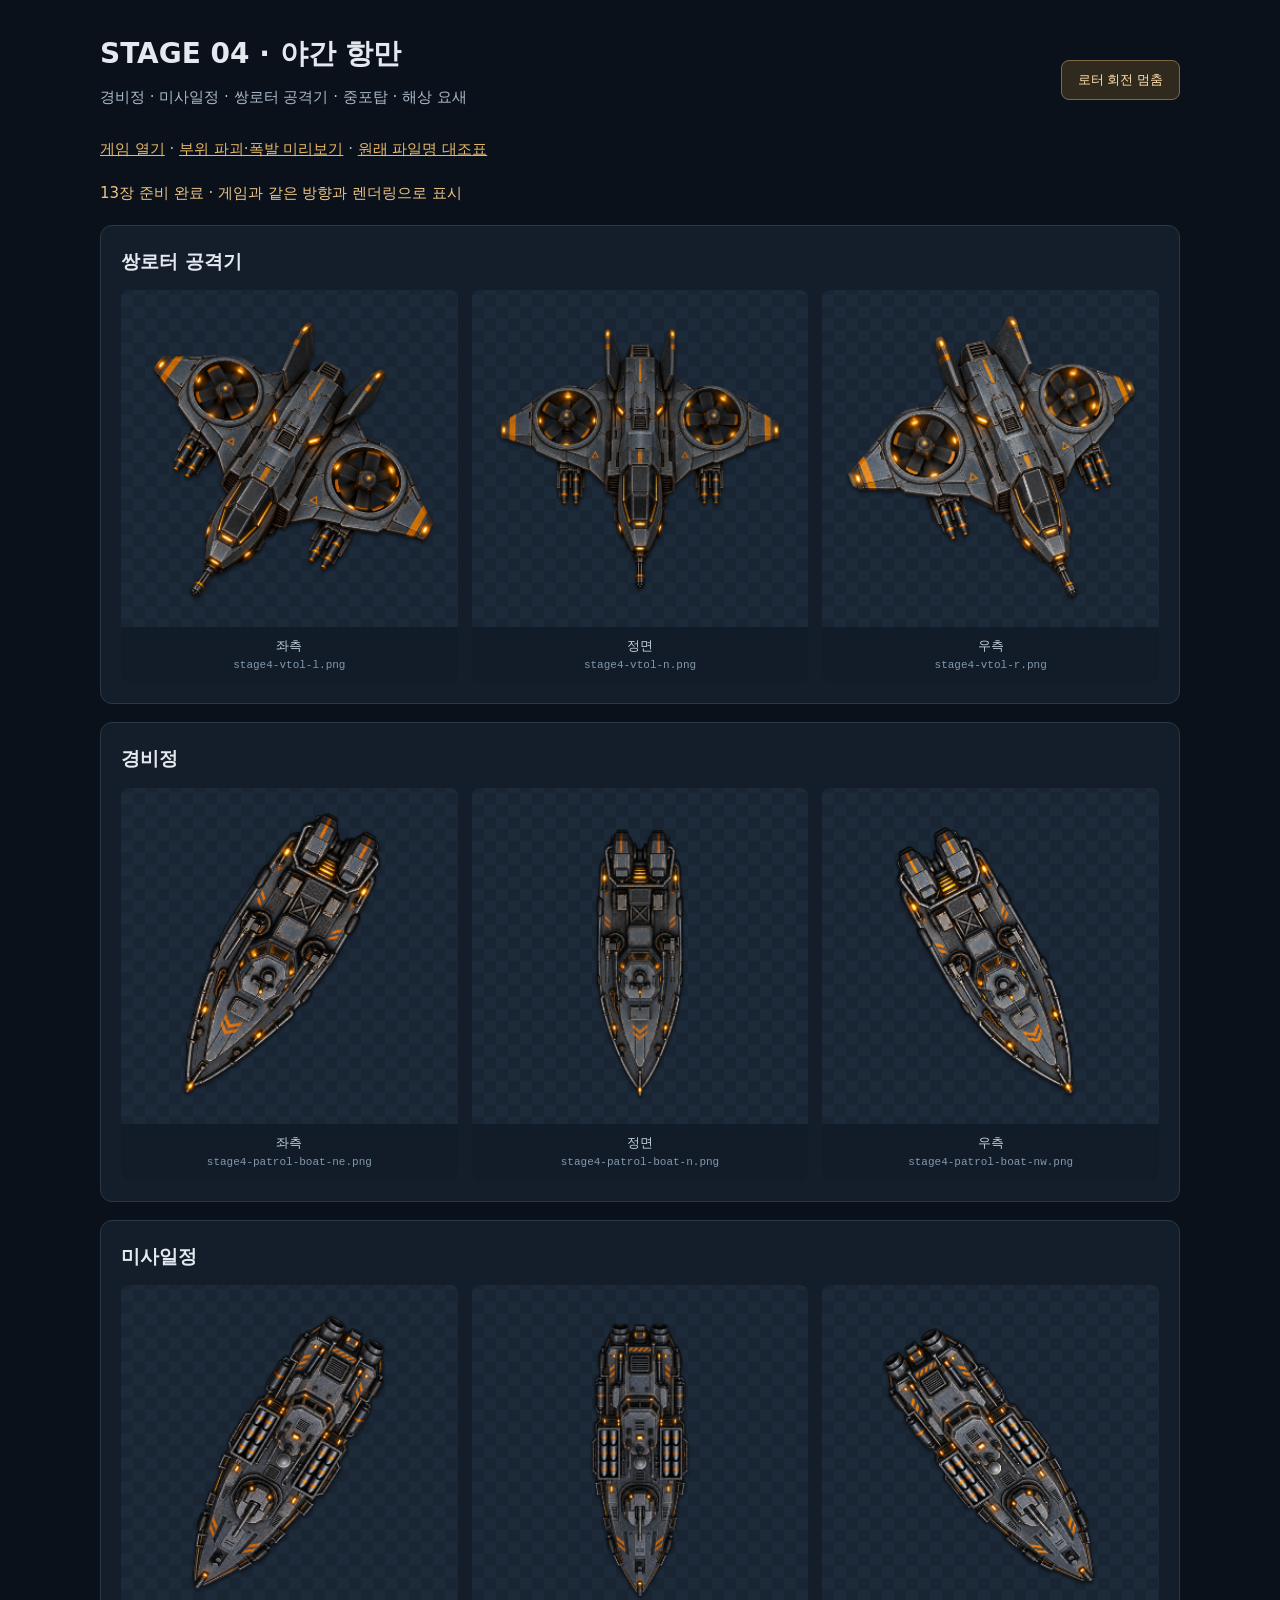
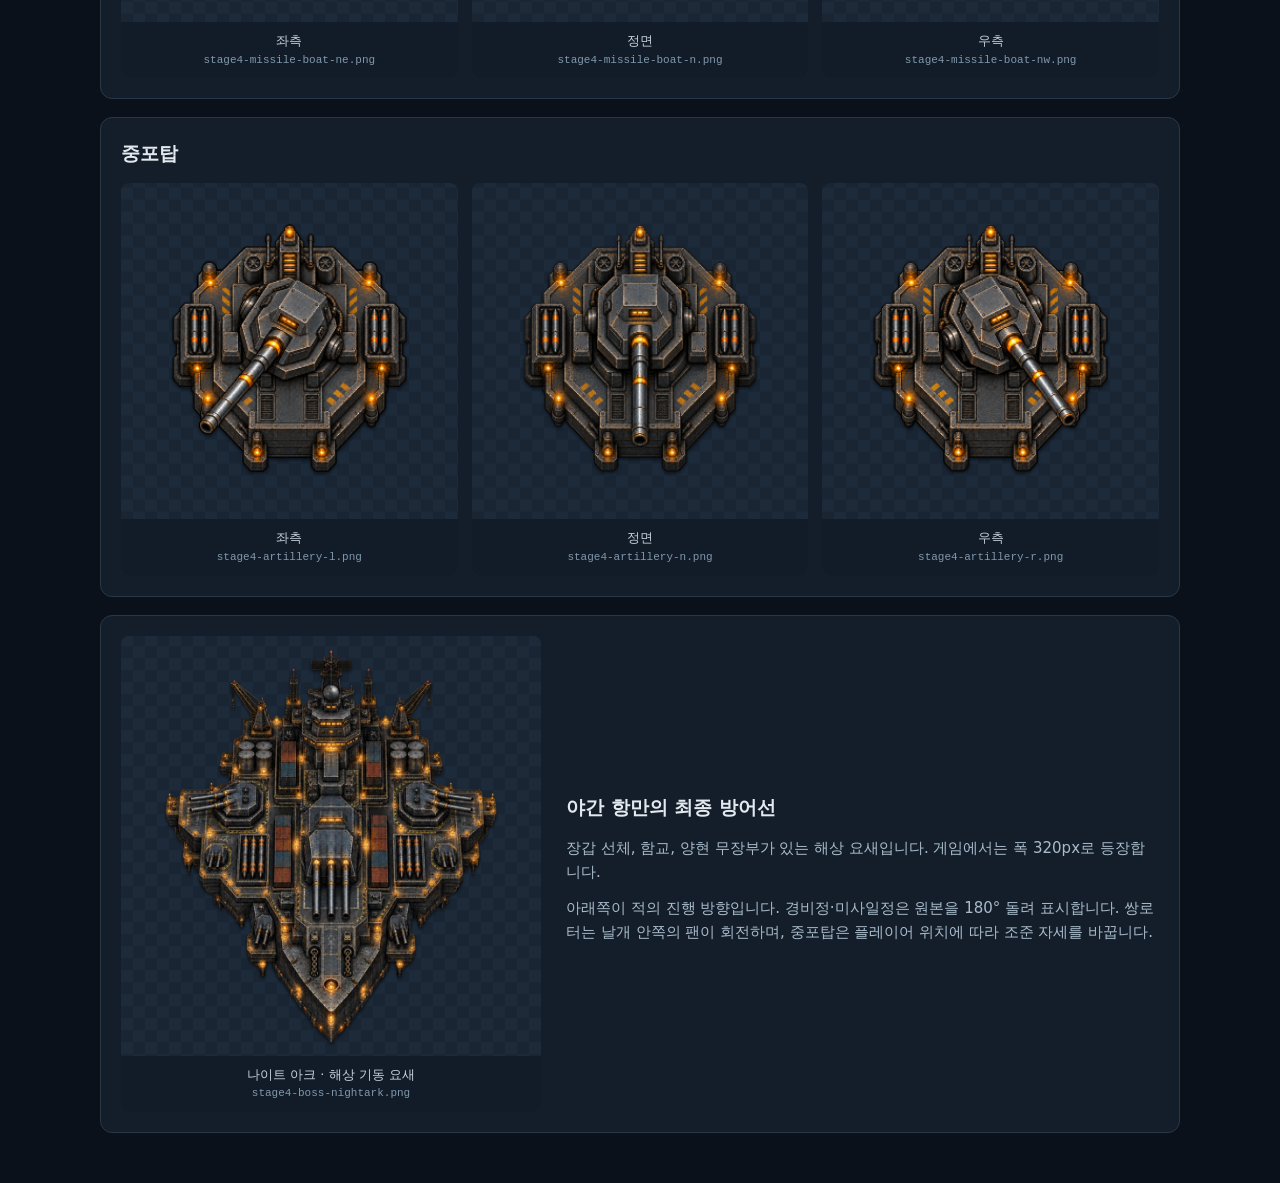
<file: tools/stage4-art.html>
<!doctype html>
<html lang="ko">
<head>
<meta charset="utf-8"><meta name="viewport" content="width=device-width,initial-scale=1">
<base href="../"><title>4탄 · 야간 항만 원화</title>
<style>
*{box-sizing:border-box}body{margin:0;background:#0b111a;color:#e3e9ef;font:15px/1.6 system-ui,sans-serif}main{max-width:1120px;margin:auto;padding:32px 20px}header{display:flex;justify-content:space-between;gap:20px;align-items:center}h1{font-size:28px;margin:0}h2{font-size:19px;margin:0 0 14px}p{color:#a9bbca;margin:8px 0 20px}a{color:#e8b968}button{border:1px solid #7e6848;background:#30291e;color:#ffe1ae;border-radius:8px;padding:10px 16px;cursor:pointer}.group{padding:20px;background:#141e2a;border:1px solid #293847;border-radius:12px;margin:18px 0}.poses{display:grid;grid-template-columns:repeat(3,minmax(0,1fr));gap:14px}figure{margin:0;text-align:center;background:repeating-conic-gradient(#1c2a39 0% 25%,#192533 0% 50%) 0/24px 24px;border-radius:8px;overflow:hidden}canvas{display:block;width:100%;height:auto}figcaption{background:#111c28;padding:9px;font-size:13px;color:#c5d1dc}code{display:block;font-size:11px;overflow-wrap:anywhere;color:#8298ac}.boss{display:grid;grid-template-columns:minmax(250px,420px) 1fr;gap:25px;align-items:center}.boss p{margin:12px 0}.status{color:#edc484}@media(max-width:600px){main{padding:18px 10px}.group{padding:12px}.poses{gap:5px}.boss{grid-template-columns:1fr}h1{font-size:23px}code{font-size:9px}}
</style></head>
<body><main><header><div><h1>STAGE 04 · 야간 항만</h1><p>경비정 · 미사일정 · 쌍로터 공격기 · 중포탑 · 해상 요새</p></div><button id="motion" type="button" aria-pressed="false">로터 회전 멈춤</button></header>
<p><a href="index.html">게임 열기</a> · <a href="tools/boss-effects-preview.html">부위 파괴·폭발 미리보기</a> · <a href="assets/stage4-rename-map.json">원래 파일명 대조표</a></p>
<p id="status" class="status" role="status">원화 13장을 불러오는 중…</p><div id="gallery"></div>
<section class="group boss"><figure><canvas id="boss" width="480" height="480"></canvas><figcaption>나이트 아크 · 해상 기동 요새<code>stage4-boss-nightark.png</code></figcaption></figure><div><h2>야간 항만의 최종 방어선</h2><p>장갑 선체, 함교, 양현 무장부가 있는 해상 요새입니다. 게임에서는 폭 320px로 등장합니다.</p><p>아래쪽이 적의 진행 방향입니다. 경비정·미사일정은 원본을 180° 돌려 표시합니다. 쌍로터는 날개 안쪽의 팬이 회전하며, 중포탑은 플레이어 위치에 따라 조준 자세를 바꿉니다.</p></div></section>
</main><script src="js/assets.js"></script><script>
'use strict';
const groups = [
  ['stage4Vtol','쌍로터 공격기','stage4-vtol',['l','n','r']],
  ['stage4Patrol','경비정','stage4-patrol-boat',['ne','n','nw']],
  ['stage4MissileBoat','미사일정','stage4-missile-boat',['ne','n','nw']],
  ['stage4Artillery','중포탑','stage4-artillery',['l','n','r']]
];
const cards = [], poses = ['left','neutral','right'], labels = ['좌측','정면','우측'];
for(const [kind,title,file,suffixes] of groups){
  const section=document.createElement('section'); section.className='group';
  const heading=document.createElement('h2'); heading.textContent=title; section.append(heading);
  const row=document.createElement('div'); row.className='poses'; section.append(row);
  poses.forEach((pose,i)=>{
    const figure=document.createElement('figure'), canvas=document.createElement('canvas'); canvas.width=320; canvas.height=320;
    const caption=document.createElement('figcaption'); caption.textContent=labels[i];
    const code=document.createElement('code'); code.textContent=file+'-'+suffixes[i]+'.png';caption.append(code);
    figure.append(canvas,caption); row.append(figure); cards.push({canvas,kind,pose,width:278});
  });document.getElementById('gallery').append(section);
}
cards.push({canvas:document.getElementById('boss'),kind:'boss4',pose:'neutral',width:450});
let paused=false, time=0, previous=0;
document.getElementById('motion').onclick=function(){paused=!paused;this.textContent=paused?'로터 회전 재생':'로터 회전 멈춤';this.setAttribute('aria-pressed',String(paused));};
Assets.loadStageArt(4).then(()=>{
  document.getElementById('status').textContent='13장 준비 완료 · 게임과 같은 방향과 렌더링으로 표시';
  function render(now){
    if(!paused) time+=Math.min((now-previous)/1000,.05);previous=now;
    for(const card of cards){const ctx=card.canvas.getContext('2d'), art=Assets.body(card.kind,card.pose,card.width);ctx.clearRect(0,0,card.canvas.width,card.canvas.height);ctx.save();ctx.translate(card.canvas.width/2,card.canvas.height/2);ctx.drawImage(art.c,-art.px,-art.py);Assets.drawDucts(ctx,art,time);ctx.restore();}
    requestAnimationFrame(render);
  }requestAnimationFrame(render);
}).catch(error=>{document.getElementById('status').textContent=error.message;});
</script></body></html>
</file>
<file: css/fonts.css>
@font-face {
  font-family:'NeoDunggeunmo';
  src:url('../assets/fonts/neodgm.woff2') format('woff2');
  font-style:normal;
  font-weight:400;
  font-display:swap;
}
</file>
<file: css/style.css>
:root{
  --bg:#080b14;
  --panel:#0f1626;
  --line:#26334d;
  --text:#e8eefc;
  --dim:#93a4c4;
  --accent:#4f8fe8;
  --accent-dark:#2b5ea8;
  --warn:#e8a33d;
  --danger:#e05a52;
  --font-ui:'NeoDunggeunmo','Malgun Gothic',monospace;
  --font-display:var(--font-ui);
  --font-num:var(--font-ui);
}
*{margin:0;padding:0;box-sizing:border-box;-webkit-tap-highlight-color:transparent;}
html,body{height:100%;}
body{
  background:var(--bg);
  color:var(--text);
  font-family:var(--font-ui);
  font-synthesis:none;
  overflow:hidden;
  touch-action:none;
  overscroll-behavior:none;
}
#app{
  height:100dvh;
  display:flex;
  flex-direction:column;
  align-items:center;
  justify-content:center;
  gap:8px;
  padding:max(6px,env(safe-area-inset-top)) 6px max(6px,env(safe-area-inset-bottom));
}
#stage{
  position:relative;
  aspect-ratio:2/3;
  height:100%;
  max-width:100%;
  border:1px solid var(--line);
  border-radius:10px;
  overflow:hidden;
  background:#05080f;
}
#game{display:block;width:100%;height:100%;image-rendering:auto;}
#hint{
  flex:0 0 auto;
  font-size:12px;
  color:var(--dim);
  text-align:center;
  line-height:1.5;
}

/* ── 오버레이 화면 ───────────────────────────── */
.screen{
  position:absolute;inset:0;z-index:5;
  display:flex;flex-direction:column;align-items:center;justify-content:center;
  gap:14px;padding:26px 20px;
  background:rgba(6,9,18,.9);
  text-align:center;
  overflow-y:auto;
}
.hidden{display:none !important;}
h1{
  font-size:clamp(26px,7vw,40px);
  letter-spacing:.06em;
  color:#dce9ff;
}
.loadLogo{letter-spacing:.14em;color:#c9dcf6;}
#hint{font-family:var(--font-display);letter-spacing:.1em;font-size:13px;}
h2{font-family:var(--font-display);font-size:clamp(22px,5.4vw,29px);letter-spacing:.08em;}
.lead{font-size:14px;color:var(--dim);line-height:1.7;}
.mini{font-size:12px;color:var(--dim);}
.btn{
  min-width:220px;min-height:48px;
  padding:13px 28px;
  font-size:16px;font-weight:700;font-family:inherit;
  color:#fff;background:var(--accent-dark);
  border:1px solid #4a7ec9;border-radius:8px;cursor:pointer;
}
.btn:hover{background:#356fc4;}
.btn.ghost{background:transparent;border-color:var(--line);color:var(--dim);}
.btn.ghost:hover{background:#16203a;color:var(--text);}
.btn:focus-visible,.chip:focus-visible,.padBtn:focus-visible{outline:3px solid #86b8ff;outline-offset:2px;}
.chip{
  min-height:38px;padding:8px 14px;
  font-size:13px;font-family:inherit;
  color:var(--dim);background:#121b2e;
  border:1px solid var(--line);border-radius:999px;cursor:pointer;
}
.chip[aria-pressed="false"]{color:#63718c;text-decoration:line-through;}
/* ── 타이틀 화면 ─────────────────────────────── */
.screen.title{
  background:
    radial-gradient(140% 80% at 50% 45%, rgba(4,8,18,0) 28%, rgba(4,8,18,.74) 100%),
    linear-gradient(180deg, rgba(4,8,18,.82) 0%, rgba(4,8,18,.10) 40%, rgba(4,8,18,.88) 100%);
  justify-content:flex-start;
  padding:16px 14px 20px;
  gap:0;
}
.screen.title::after{  /* 아주 옅은 주사선 */
  content:"";position:absolute;inset:0;pointer-events:none;
  background:repeating-linear-gradient(180deg, rgba(255,255,255,.03) 0 1px, transparent 1px 3px);
}
.screen.title.demo{
  background:linear-gradient(180deg,
    rgba(4,8,18,.55) 0%, rgba(4,8,18,0) 26%, rgba(4,8,18,0) 74%, rgba(4,8,18,.55) 100%);
}
.screen.title.demo .titleInner{opacity:0;transform:translateY(-8px);pointer-events:none;}

.titleInner{
  transition:opacity .45s ease, transform .45s ease;
  position:relative;z-index:1;
  width:min(430px,100%);margin:auto;
  display:flex;flex-direction:column;align-items:center;gap:13px;
  padding:20px 16px 18px;
  background:linear-gradient(180deg, rgba(8,20,42,.93), rgba(5,11,26,.95));
  border:2px solid rgba(86,186,255,.5);
  border-radius:16px;
  box-shadow:
    inset 0 0 0 1px rgba(6,14,30,.9),
    inset 0 18px 40px rgba(20,70,130,.16),
    0 0 26px rgba(40,140,240,.20),
    0 12px 40px rgba(0,0,0,.55);
}

/* ── 로고 ─────────────────────────────── */
.logo{display:flex;flex-direction:column;align-items:center;gap:6px;width:100%;}
.logoImgWrap{margin:0;line-height:0;width:100%;display:flex;justify-content:center;}
.logoImg{
  width:min(100%,362px);height:auto;display:block;
  filter:drop-shadow(0 6px 16px rgba(0,0,0,.6));
}
.logoSub{font-family:var(--font-display);font-size:11px;letter-spacing:.3em;text-indent:.3em;color:#8fb8dd;}

/* ── 점수판 ───────────────────────────── */
.scorePlate{
  display:flex;align-items:center;gap:8px;flex-wrap:wrap;justify-content:center;
  padding:6px 18px;border-radius:999px;
  border:1px solid rgba(90,170,240,.42);
  background:linear-gradient(180deg, rgba(12,32,62,.9), rgba(7,17,36,.9));
  font-size:10px;letter-spacing:.16em;
}
.scorePlate .k{font-family:var(--font-display);color:#7fa8d8;}
.scorePlate b{font-family:var(--font-num);font-size:17px;letter-spacing:.04em;color:#ffd15c;font-variant-numeric:tabular-nums;}
.scorePlate b.last{color:#7ee0ff;}
.scorePlate em{font-style:normal;color:#456a96;}

/* ── 구분 제목 ────────────────────────── */
.sectionTitle{display:flex;align-items:center;gap:10px;width:100%;}
.sectionTitle i{flex:1;height:1px;background:linear-gradient(90deg,transparent,rgba(110,190,255,.42),transparent);}
.sectionTitle span{font-family:var(--font-display);font-size:11px;letter-spacing:.26em;text-indent:.26em;color:#8fd0ff;white-space:nowrap;}
.sectionTitle.small span{font-size:9px;color:#6f93bb;}

/* ── 기체 선택 카드 ───────────────────── */
.ships{display:flex;gap:10px;flex-wrap:wrap;justify-content:center;width:100%;}
.ship{
  position:relative;overflow:hidden;
  flex:1 1 150px;max-width:190px;
  padding:12px 10px 12px;
  display:flex;flex-direction:column;align-items:center;gap:3px;
  font-family:inherit;color:var(--dim);cursor:pointer;
  background:linear-gradient(180deg, rgba(14,30,56,.92), rgba(8,17,34,.94));
  border:1px solid rgba(80,130,190,.35);border-radius:12px;
}
.ship .badge{font-family:var(--font-display);
  display:none;position:absolute;top:0;left:0;
  padding:3px 10px 3px 8px;border-radius:11px 0 11px 0;
  background:linear-gradient(180deg,#4cc4ff,#1f8ad0);
  color:#04223a;font-size:9px;font-weight:800;letter-spacing:.1em;
}
.ship[aria-pressed="true"] .badge{display:block;}
.ship .art{
  width:100%;height:92px;margin:2px 0 6px;border-radius:8px;
  display:flex;align-items:center;justify-content:center;
  background:
    linear-gradient(180deg, rgba(40,110,190,.12), rgba(20,50,100,.10)),
    repeating-linear-gradient(0deg, rgba(120,180,255,.10) 0 1px, transparent 1px 13px),
    repeating-linear-gradient(90deg, rgba(120,180,255,.10) 0 1px, transparent 1px 13px);
  border:1px solid rgba(80,140,210,.20);
}
.ship .art canvas{width:88px;height:88px;}
.ship[aria-pressed="true"] .art{
  border-color:rgba(90,200,255,.45);
  background:
    radial-gradient(60% 60% at 50% 50%, rgba(80,190,255,.20), rgba(20,60,110,0) 70%),
    linear-gradient(180deg, rgba(40,110,190,.14), rgba(20,50,100,.10)),
    repeating-linear-gradient(0deg, rgba(150,210,255,.13) 0 1px, transparent 1px 13px),
    repeating-linear-gradient(90deg, rgba(150,210,255,.13) 0 1px, transparent 1px 13px);
}
.ship b{font-family:var(--font-display);font-size:19px;letter-spacing:.08em;color:#eaf4ff;}
.ship .desc{font-size:11px;color:#7ec8f0;margin-bottom:5px;}
.ship .stat{display:flex;align-items:center;gap:8px;font-size:10px;}
.ship .stat i{font-style:normal;color:#8093b3;width:26px;text-align:left;}
.ship .stat em{display:flex;gap:2px;}
.ship .stat em span{width:11px;height:6px;background:rgba(90,120,165,.35);border-radius:1px;}
.ship .stat em span.on{background:#2f7fd8;}
.ship[aria-pressed="true"]{
  border-color:#46c8ff;
  background:linear-gradient(180deg, rgba(22,62,110,.94), rgba(9,24,50,.95));
  box-shadow:inset 0 0 0 1px rgba(70,200,255,.35), 0 0 22px rgba(60,170,255,.30);
}
.ship[aria-pressed="true"] .stat em span.on{background:#63d2ff;}

/* ── 버튼 ─────────────────────────────── */
.btn.start{
  width:100%;max-width:340px;min-height:56px;
  display:flex;align-items:center;justify-content:center;gap:16px;
  font-family:var(--font-display);
  font-size:clamp(21px,5.8vw,25px);font-weight:700;letter-spacing:.16em;
  color:#ffffff;border-radius:12px;border:1px solid #5ec8ff;
  background:linear-gradient(180deg,#3a8ae0,#12417f);
  box-shadow:inset 0 1px 0 rgba(255,255,255,.28), 0 0 24px rgba(60,160,255,.35);
  animation:pulse 1.5s ease-in-out infinite;
}
.btn.start i{font-style:normal;font-size:17px;color:#a6e0ff;}
.btn.start:hover{background:linear-gradient(180deg,#4b9bf0,#17509a);}
@keyframes pulse{50%{box-shadow:inset 0 1px 0 rgba(255,255,255,.28), 0 0 34px rgba(80,180,255,.55);}}

.btn.ghost{
  min-width:200px;min-height:42px;padding:10px 26px;
  font-family:var(--font-display);font-size:15px;letter-spacing:.14em;border-radius:10px;
  background:rgba(10,22,44,.6);border:1px solid rgba(90,150,210,.35);color:#c2d8ef;
}
.btn.ghost:hover{background:rgba(18,38,70,.75);color:#eaf2ff;}

/* ── 옵션 칩 ──────────────────────────── */
.opts{display:flex;gap:4px;flex-wrap:nowrap;justify-content:center;width:100%;}
.chip{
  display:inline-flex;align-items:center;justify-content:center;gap:4px;
  flex:0 1 auto;min-width:0;
  min-height:34px;padding:7px 7px;
  font-size:10px;letter-spacing:.02em;font-family:var(--font-display);white-space:nowrap;
  color:#bcd8f2;background:rgba(11,25,48,.85);
  border:1px solid rgba(80,140,200,.35);border-radius:9px;cursor:pointer;
}
.chip i{font-style:normal;font-size:12px;color:#6fc6ff;line-height:1;}
.chip:hover{border-color:rgba(110,190,255,.6);color:#eaf4ff;}
.chip[aria-pressed="false"]{color:#65799a;border-color:rgba(70,100,140,.3);text-decoration:none;}
.chip[aria-pressed="false"] i{color:#48607f;}

/* ── 최고 기록 ────────────────────────── */
.difficultyPicker{display:grid;grid-template-columns:1fr 1fr;gap:7px;width:100%;}
.difficultyBtn{min-height:42px;border:1px solid #395579;border-radius:9px;padding:7px 10px;cursor:pointer;font:15px var(--font-ui);color:#a7bbd5;background:#101d32;}
.difficultyBtn span{display:block;font-size:10px;margin-top:3px;color:#8fa6c0;}
.difficultyBtn[aria-pressed="true"]{border-color:#73d2ba;background:#173a3b;color:#c4ffeb;box-shadow:inset 0 0 0 1px #73d2ba44;}
#difficultyHard[aria-pressed="true"]{border-color:#ffb56d;background:#432d28;color:#ffe1bf;box-shadow:inset 0 0 0 1px #ffb56d44;}
.difficultyPicker p{grid-column:1/-1;font-size:10px;color:#a9c6d8;line-height:1.4;}
@media(max-height:860px){.titleInner{gap:9px;padding:14px 14px;}.ship{padding:9px 8px;}.ship .art{height:72px;}.ship .art canvas{width:72px;height:72px;}.logoImg{max-width:310px;}.ranking li{padding:5px 9px;}}
.ranking{
  list-style:none;width:100%;
  display:flex;flex-direction:column;gap:4px;
  font-size:11px;color:var(--dim);font-variant-numeric:tabular-nums;
}
.ranking li{
  display:flex;align-items:center;gap:8px;
  padding:7px 12px;border-radius:9px;
  background:linear-gradient(90deg, rgba(18,44,82,.7), rgba(9,20,42,.55));
  border:1px solid rgba(80,140,200,.22);
}
.ranking li:first-child{border-color:rgba(255,200,90,.45);}
.ranking .rk{font-family:var(--font-num);color:#ffd15c;font-size:11px;letter-spacing:.03em;}
.ranking .nm{flex:1;color:#cfe0f5;text-align:left;}
.ranking b{font-family:var(--font-num);font-size:12px;letter-spacing:.03em;color:#ffd15c;}
.ranking .go{font-style:normal;color:#6fa8d8;}
.ranking .empty{justify-content:center;color:#6f82a3;}

.scoreRow{display:flex;gap:26px;justify-content:center;flex-wrap:wrap;}
.scoreBox{display:flex;flex-direction:column;gap:2px;}
.scoreBox b{font-family:var(--font-num);font-size:30px;letter-spacing:.04em;color:var(--warn);font-variant-numeric:tabular-nums;}
.scoreBox span{font-size:10px;letter-spacing:.16em;color:var(--dim);}
.bar{width:min(280px,80%);height:8px;background:#16203a;border-radius:4px;overflow:hidden;}
.bar span{display:block;height:100%;width:0;background:var(--accent);transition:width .2s;}
.keyList,.tipList,.resultList{
  list-style:none;width:min(360px,100%);
  display:flex;flex-direction:column;gap:7px;
  font-size:13px;color:var(--dim);text-align:left;
}
.keyList li{display:flex;gap:10px;align-items:baseline;}
.keyList b{
  flex:0 0 auto;min-width:104px;
  color:var(--text);font-family:var(--font-ui);font-size:12px;
  background:#16203a;border:1px solid var(--line);border-radius:5px;padding:3px 7px;text-align:center;
}
.tipList li{padding-left:14px;position:relative;line-height:1.6;}
.tipList li::before{content:"·";position:absolute;left:4px;color:var(--accent);}
.tipList b{color:var(--warn);}
.resultList li{
  display:flex;justify-content:space-between;
  padding:7px 10px;border-bottom:1px solid var(--line);
  font-size:14px;
}
.resultList li b{font-family:var(--font-num);font-size:15px;letter-spacing:.03em;color:var(--warn);font-variant-numeric:tabular-nums;}
.resultList li.total{border-bottom:none;border-top:1px solid #3a4c70;color:var(--text);font-weight:700;}

/* ── 터치 버튼 ───────────────────────────────── */
#touchPad{position:absolute;inset:auto 0 0 0;z-index:4;display:flex;justify-content:space-between;padding:0 14px 18px;pointer-events:none;}
#touchPad.show{display:flex;}
.pausePad{
  position:absolute;z-index:6;top:max(var(--pause-top,108px),calc(env(safe-area-inset-top) + 60px));right:max(12px,env(safe-area-inset-right));
  width:46px;height:46px;border-radius:50%;border:2px solid #4a6390;
  color:#e8eefc;background:rgba(13,23,42,.82);font:700 22px/1 var(--font-ui);cursor:pointer;
  pointer-events:auto;box-shadow:0 3px 10px rgba(0,0,0,.3);
}
.pausePad:active{transform:scale(.92);}
.pausePad.resuming{top:max(12px,env(safe-area-inset-top));}
.resumeCountdown{min-width:92px;color:var(--warn);font:700 clamp(42px,12vw,64px)/1 var(--font-num);font-variant-numeric:tabular-nums;text-shadow:0 2px 0 #202a40;}
.padBtn{
  pointer-events:auto;
  width:72px;height:72px;border-radius:50%;
  font-size:13px;font-weight:700;font-family:inherit;color:#e8eefc;
  background:rgba(22,34,58,.72);border:2px solid #4a6390;cursor:pointer;
  display:flex;flex-direction:column;align-items:center;justify-content:center;gap:2px;
}
.padBtn.bomb{border-color:#a9702c;background:rgba(66,42,16,.72);}
.padBtn.bomb span{font-size:15px;color:var(--warn);}
.padBtn:active{transform:scale(.94);}
.padBtn.empty{opacity:.4;}

@media (max-width:420px){
  .opts{flex-wrap:wrap;}
}
@media (max-width:560px){
  #hint{display:none;}
  #app{padding:0;gap:0;}
  #stage{border:none;border-radius:0;}
}
@media (prefers-reduced-motion:reduce){
  .bar span{transition:none;}
  .titleInner{transition:none;}
  .btn.start{animation:none;}
  .screen.title::after{display:none;}
}
</file>
